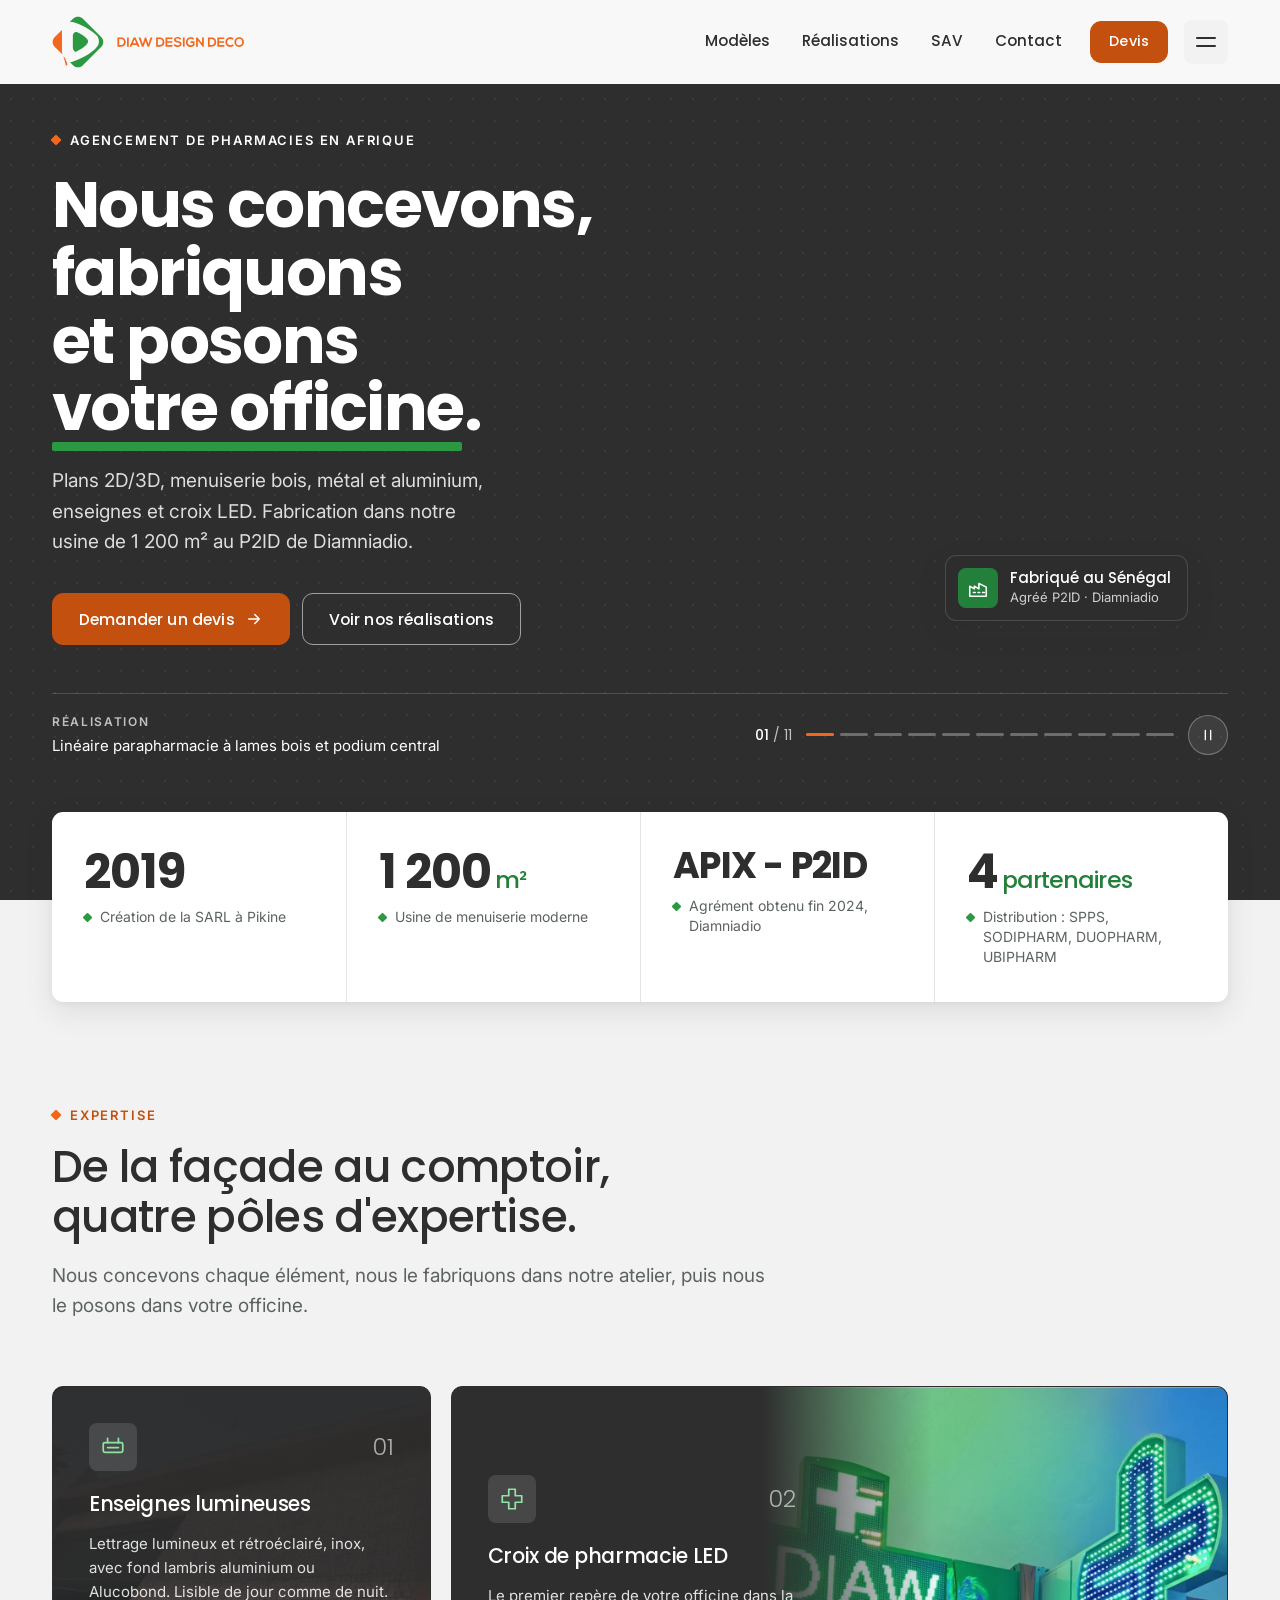
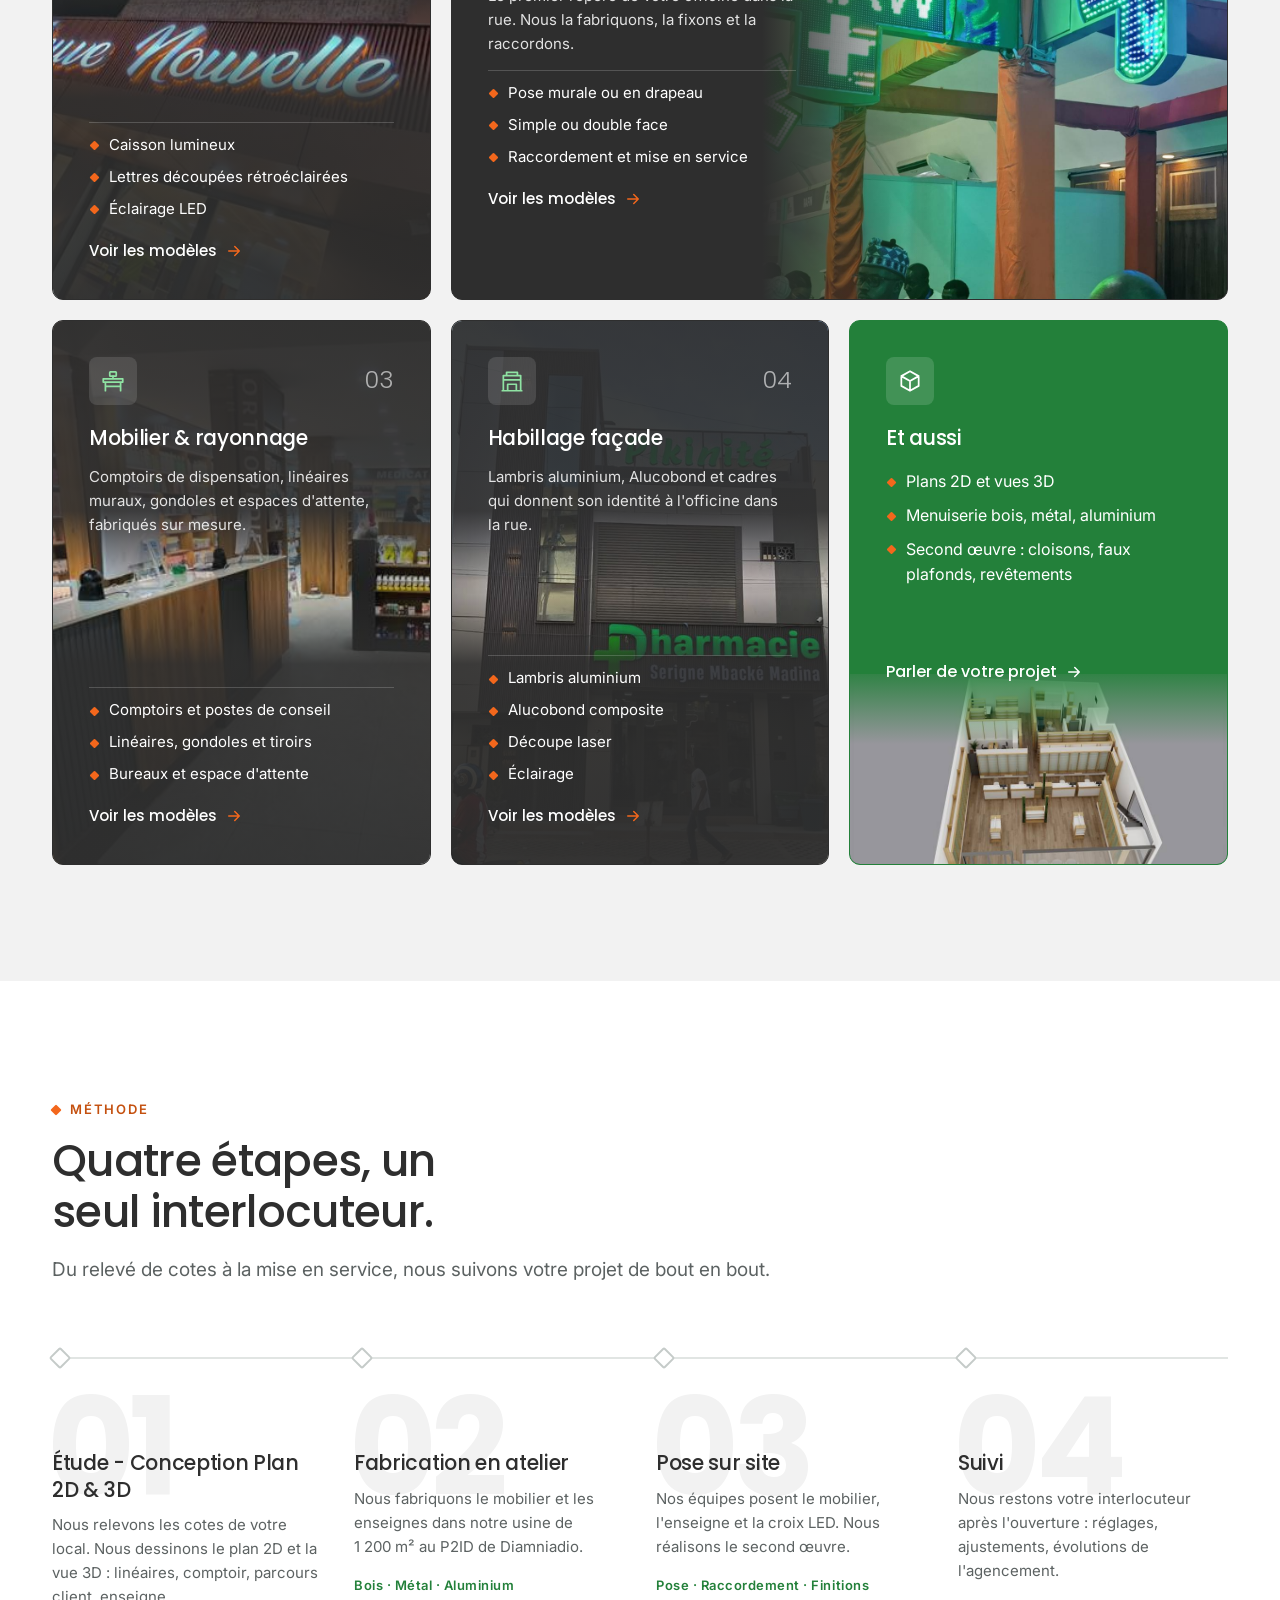
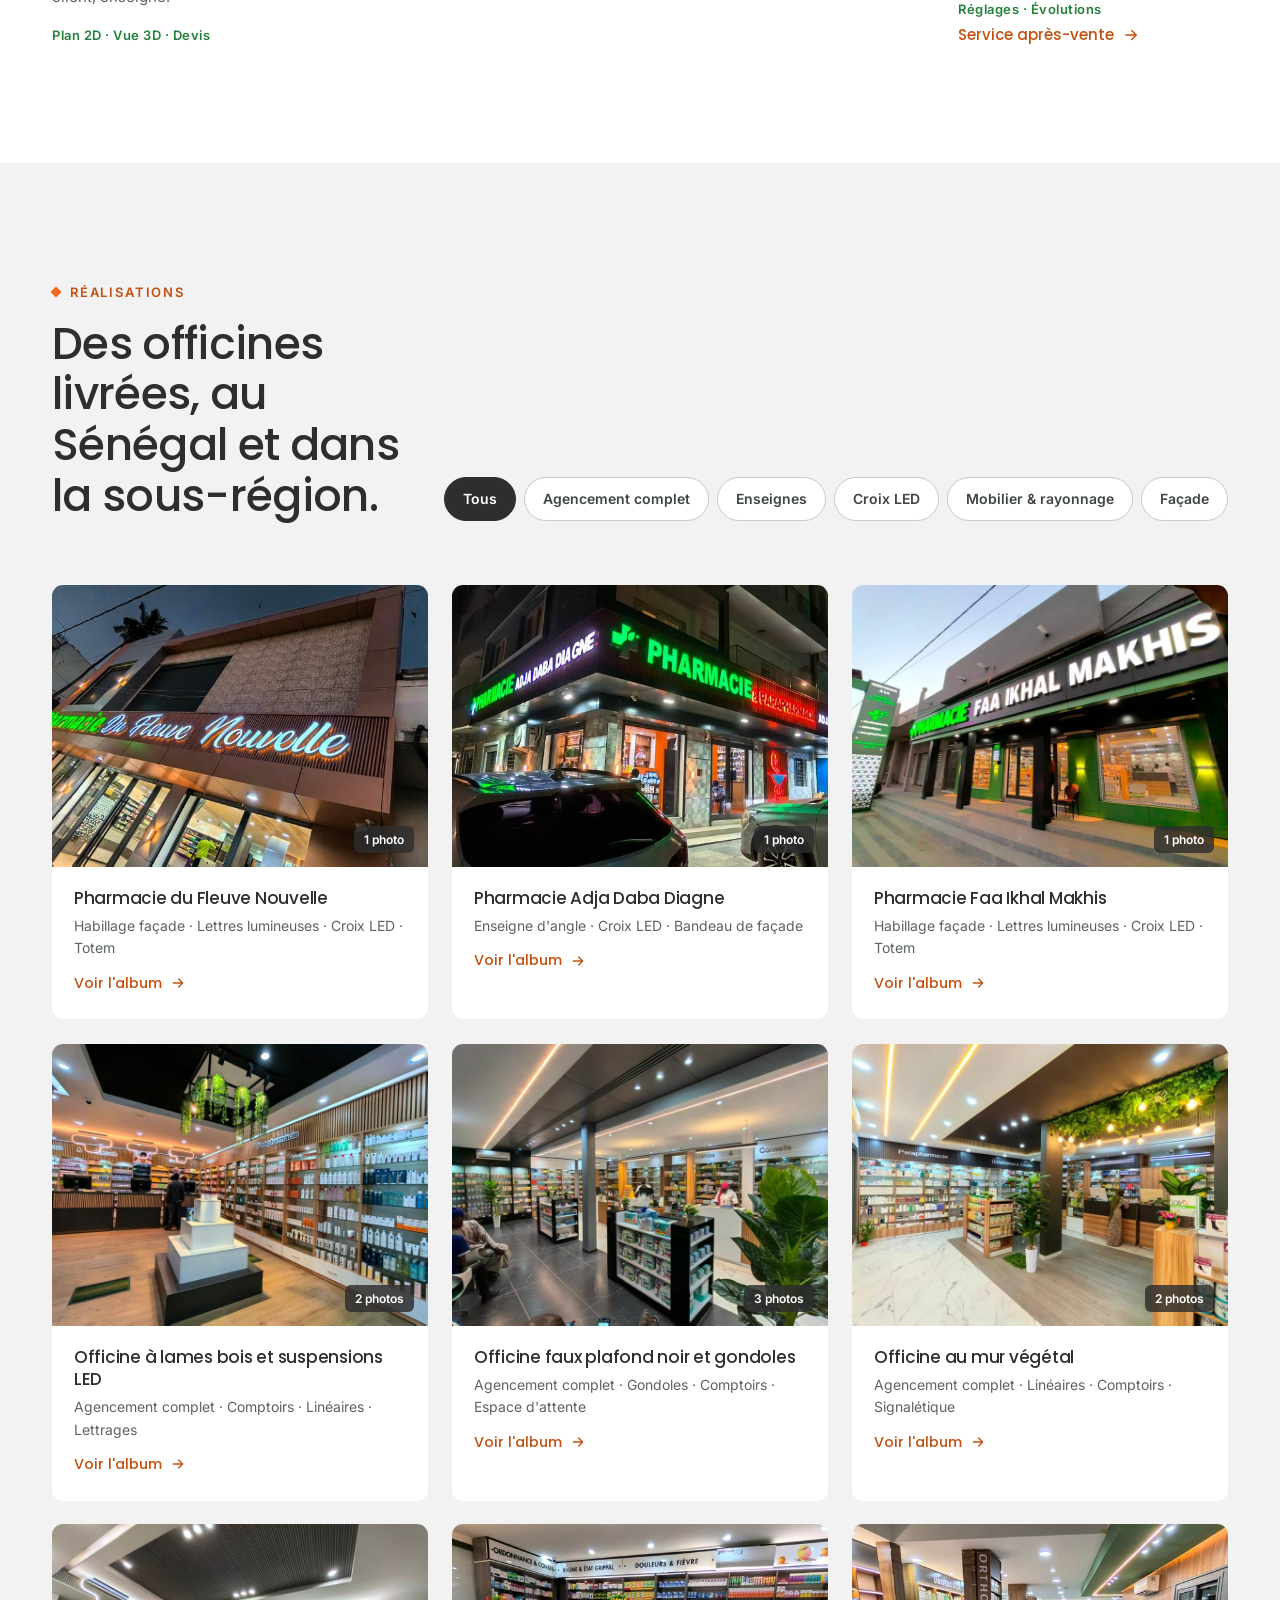
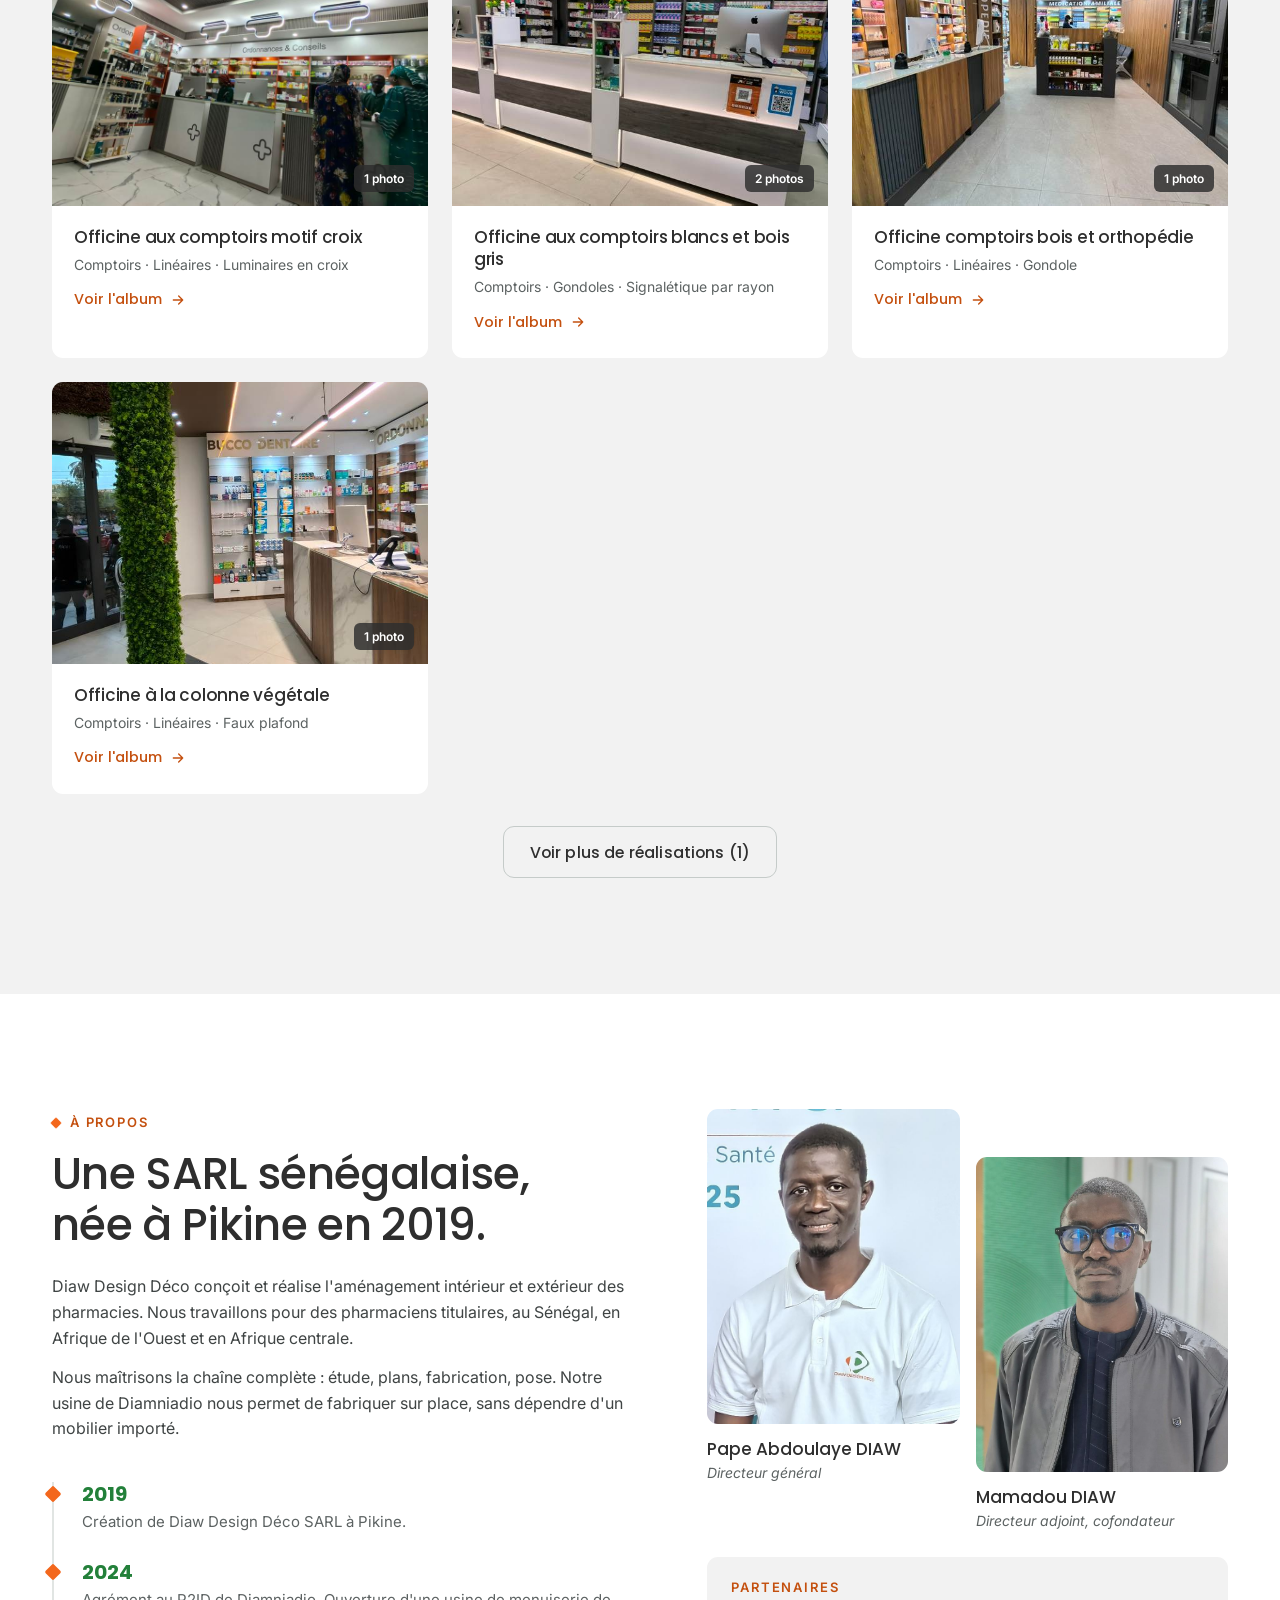
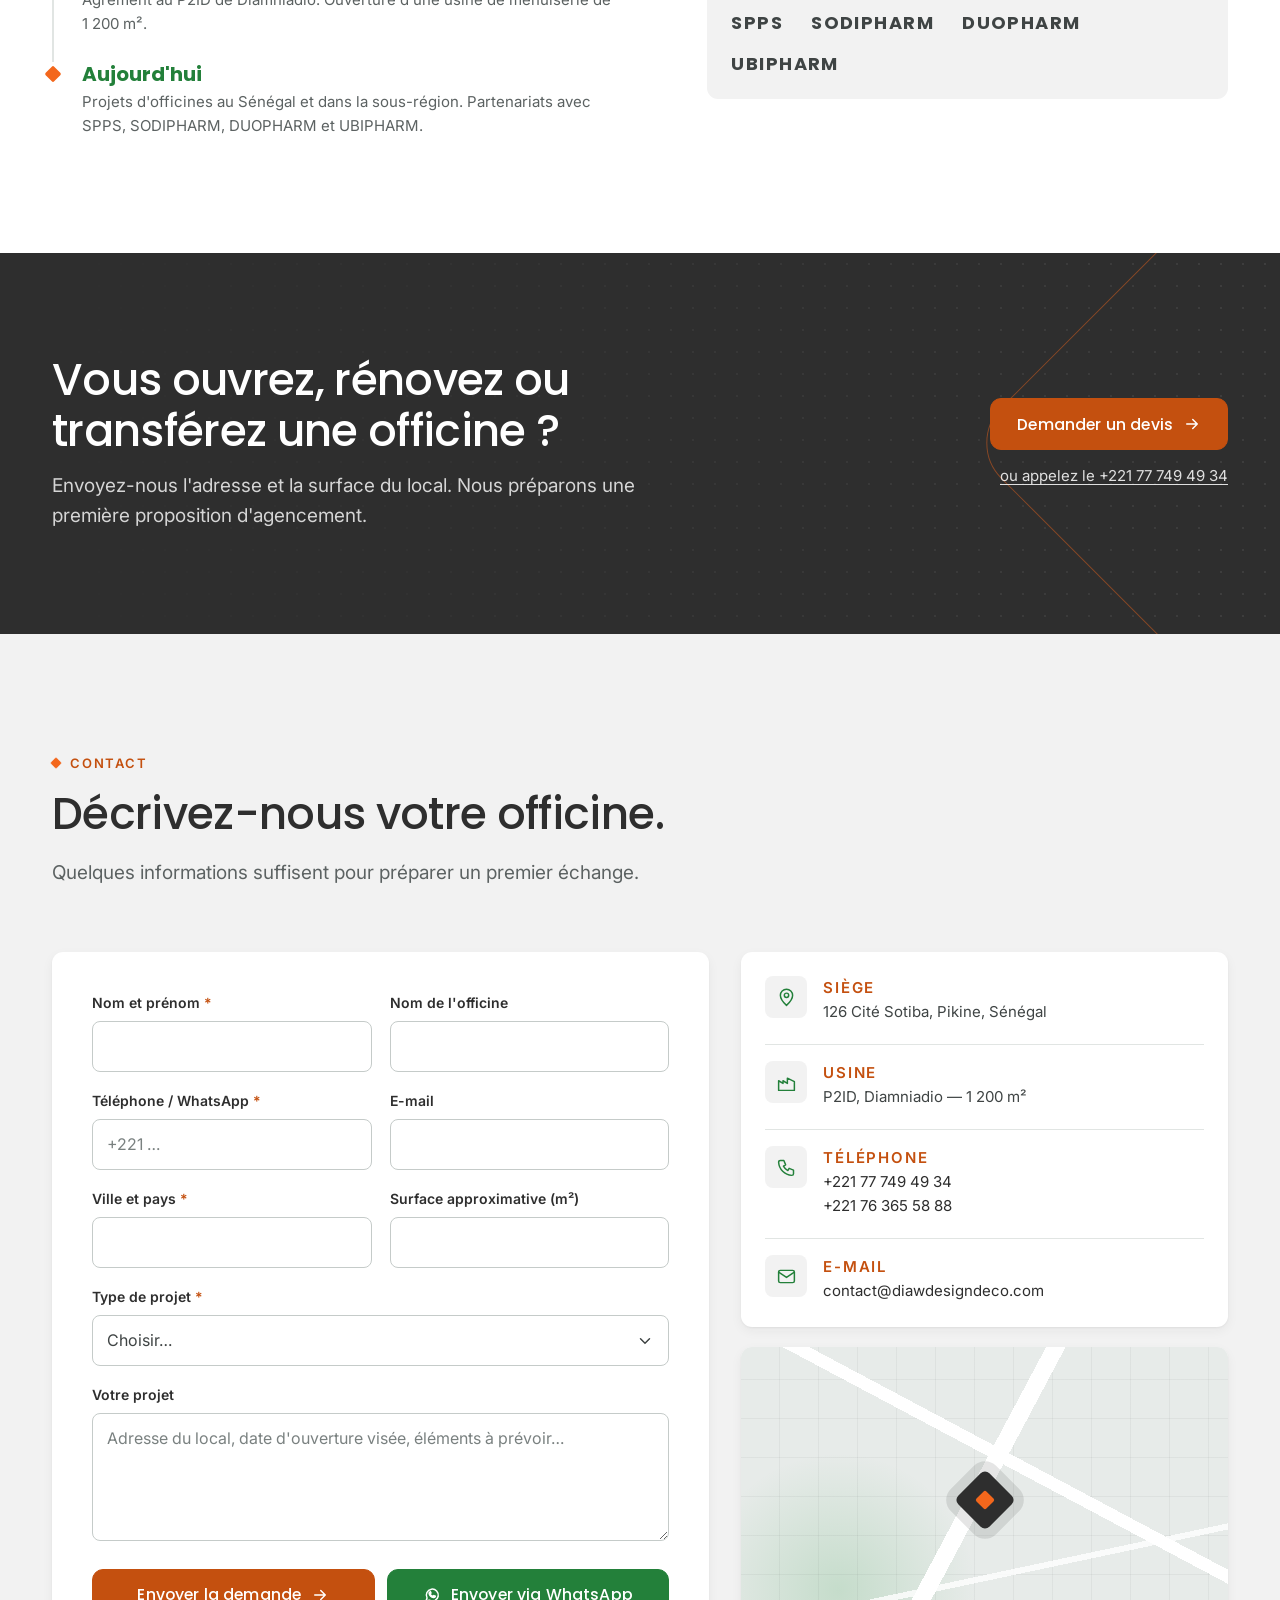
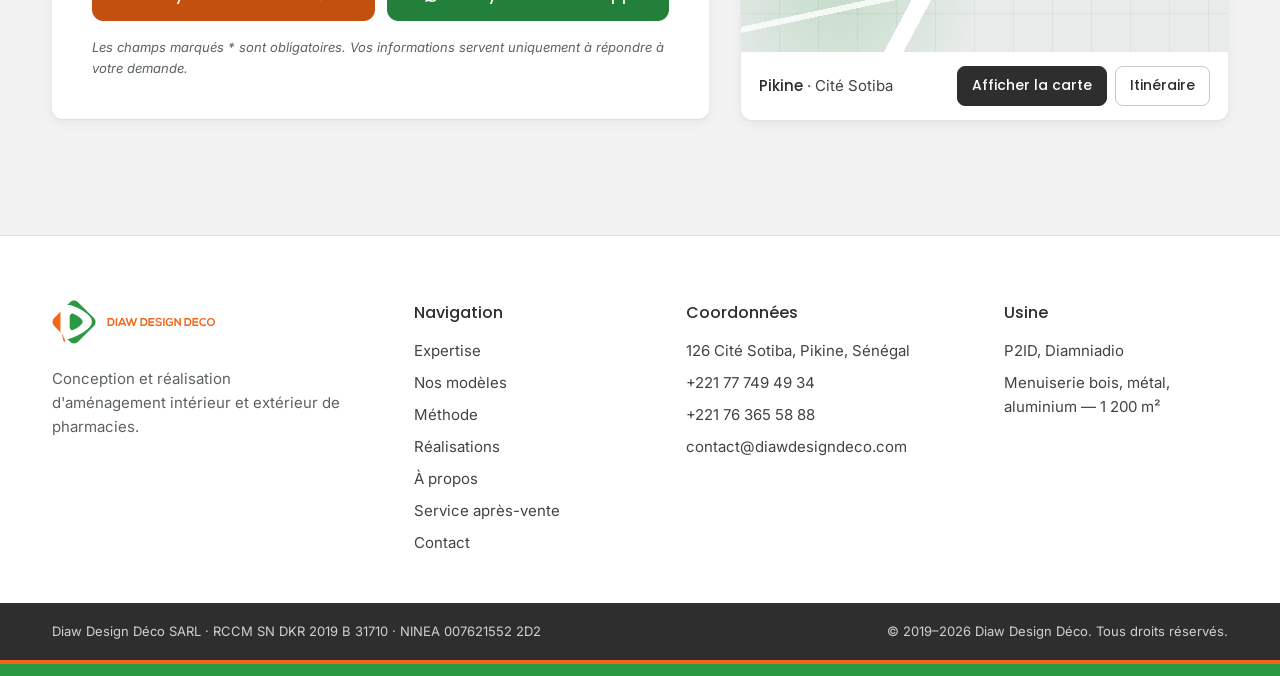
<file: index.html>
<!doctype html>
<html lang="fr">
<head>
  <meta charset="utf-8">
  <meta name="viewport" content="width=device-width, initial-scale=1">
  <title>Diaw Design Déco — Agencement de pharmacies au Sénégal</title>
  <meta name="description" content="Conception, fabrication et pose d'agencements de pharmacies : enseignes lumineuses, croix LED, rayonnage, comptoirs et mobilier. Usine de 1 200 m² au P2ID de Diamniadio.">
  <meta name="theme-color" content="#2E2E2E">
  <meta property="og:type" content="website">
  <meta property="og:locale" content="fr_SN">
  <meta property="og:title" content="Diaw Design Déco — Agencement de pharmacies">
  <meta property="og:description" content="Nous concevons, fabriquons et posons votre officine. Usine de 1 200 m² au P2ID de Diamniadio.">
  <meta property="og:image" content="assets/img/og-image.jpg">
  <link rel="icon" href="assets/img/logo/symbole.svg" type="image/svg+xml">

  <link rel="preconnect" href="https://fonts.googleapis.com">
  <link rel="preconnect" href="https://fonts.gstatic.com" crossorigin>
  <link rel="stylesheet" href="https://fonts.googleapis.com/css2?family=Inter:ital,wght@0,400;0,600;0,700;1,400&family=Poppins:wght@300;400;500;700&display=swap">
  <link rel="preload" as="image" href="assets/img/realisations/parapharmacie-podium-2-l.jpg" imagesrcset="assets/img/realisations/parapharmacie-podium-2-s.jpg 800w, assets/img/realisations/parapharmacie-podium-2-l.jpg 1600w" imagesizes="100vw" fetchpriority="high">
  <link rel="stylesheet" href="assets/css/main.css?v=20261021f">

  <script type="application/ld+json">
  {
    "@context": "https://schema.org",
    "@type": "LocalBusiness",
    "name": "Diaw Design Déco SARL",
    "description": "Conception et réalisation d'aménagement intérieur et extérieur de pharmacies.",
    "foundingDate": "2019",
    "email": "contact@diawdesigndeco.com",
    "telephone": ["+221777494934", "+221763655888"],
    "address": {
      "@type": "PostalAddress",
      "streetAddress": "126 Cité Sotiba",
      "addressLocality": "Pikine",
      "addressCountry": "SN"
    },
    "areaServed": ["Sénégal", "Afrique de l'Ouest", "Afrique centrale"]
  }
  </script>
</head>
<body>
  <a class="skip-link" href="#contenu">Aller au contenu</a>

  <!-- ============ HEADER ============ -->
  <header class="site-header">
    <div class="container header__inner">
      <a class="brand" href="#accueil" aria-label="Diaw Design Déco, retour en haut de page">
        <!-- LOGO : déposer la version « enseigne » en PNG transparent à ce chemin -->
        <img src="assets/img/logo/logo.svg" alt="Diaw Design Déco" width="178" height="48" onerror="this.parentNode.classList.add('is-missing')">
      </a>
      <nav class="header__nav" aria-label="Navigation principale">
        <a href="modeles.html">Modèles</a>
        <a href="#realisations">Réalisations</a>
        <a href="sav.html">SAV</a>
        <a href="#contact">Contact</a>
      </nav>
      <a class="btn btn--primary btn--sm header__cta" href="#contact">Devis</a>
      <button class="burger" type="button" aria-expanded="false" aria-controls="menu" aria-label="Ouvrir le menu">
        <span></span><span></span>
      </button>
    </div>
  </header>

  <div class="menu" id="menu" inert>
    <div class="container menu__inner">
      <nav aria-label="Menu complet">
        <ol class="menu__list">
          <li><a href="#expertise"><span>01</span>Expertise</a></li>
          <li><a href="modeles.html"><span>02</span>Nos modèles</a></li>
          <li><a href="#process"><span>03</span>Méthode</a></li>
          <li><a href="#realisations"><span>04</span>Réalisations</a></li>
          <li><a href="#a-propos"><span>05</span>À propos</a></li>
          <li><a href="sav.html"><span>06</span>Service après-vente</a></li>
          <li><a href="#contact"><span>07</span>Contact</a></li>
        </ol>
      </nav>
      <div class="menu__aside">
        <p class="menu__label">Nous joindre</p>
        <a href="tel:+221777494934">+221 77 749 49 34</a>
        <a href="tel:+221763655888">+221 76 365 58 88</a>
        <a href="mailto:contact@diawdesigndeco.com">contact@diawdesigndeco.com</a>
      </div>
    </div>
  </div>

  <main id="contenu">

    <!-- ============ 1. HERO ============ -->
    <section class="hero" id="accueil" aria-labelledby="hero-title">
      <!-- Fond : diaporama de nos réalisations (fondu + zoom lent). 1re image chargée tout de suite, les suivantes après le chargement de la page. -->
      <div class="hero__slides" aria-hidden="true">
        <figure class="hero__slide is-active" data-caption="Linéaire parapharmacie à lames bois et podium central">
          <img src="assets/img/realisations/parapharmacie-podium-2-l.jpg" srcset="assets/img/realisations/parapharmacie-podium-2-s.jpg 800w, assets/img/realisations/parapharmacie-podium-2-l.jpg 1600w" sizes="100vw" alt="" width="1600" height="1200" fetchpriority="high" decoding="async">
        </figure>
        <figure class="hero__slide" data-caption="Pharmacie du Fleuve Nouvelle — habillage de façade, lettres lumineuses et croix LED">
          <img data-src="assets/img/realisations/facade-fleuve-nouvelle-l.jpg" data-srcset="assets/img/realisations/facade-fleuve-nouvelle-s.jpg 800w, assets/img/realisations/facade-fleuve-nouvelle-l.jpg 1600w" sizes="100vw" alt="" width="1600" height="902" decoding="async">
        </figure>
        <figure class="hero__slide" data-caption="Comptoirs blancs à bandeau bois et signalétique par rayon">
          <img data-src="assets/img/realisations/comptoirs-blancs-signaletique-l.jpg" data-srcset="assets/img/realisations/comptoirs-blancs-signaletique-s.jpg 800w, assets/img/realisations/comptoirs-blancs-signaletique-l.jpg 1600w" sizes="100vw" alt="" width="1600" height="902" decoding="async">
        </figure>
        <figure class="hero__slide" data-caption="Pharmacie Adja Daba Diagne — enseigne d&#39;angle et croix LED">
          <img data-src="assets/img/realisations/facade-adja-daba-diagne-l.jpg" data-srcset="assets/img/realisations/facade-adja-daba-diagne-s.jpg 800w, assets/img/realisations/facade-adja-daba-diagne-l.jpg 1600w" sizes="100vw" alt="" width="1600" height="902" decoding="async">
        </figure>
        <figure class="hero__slide" data-caption="Comptoirs bois, colonne Orthopédie et linéaires muraux">
          <img data-src="assets/img/realisations/comptoirs-bois-orthopedie-l.jpg" data-srcset="assets/img/realisations/comptoirs-bois-orthopedie-s.jpg 800w, assets/img/realisations/comptoirs-bois-orthopedie-l.jpg 1600w" sizes="100vw" alt="" width="1600" height="902" decoding="async">
        </figure>
        <figure class="hero__slide" data-caption="Colonne végétale, linéaire bucco-dentaire et comptoir bois et marbre">
          <img data-src="assets/img/realisations/colonne-vegetale-comptoir-l.jpg" data-srcset="assets/img/realisations/colonne-vegetale-comptoir-s.jpg 700w, assets/img/realisations/colonne-vegetale-comptoir-l.jpg 1000w" sizes="100vw" alt="" width="1000" height="1775" decoding="async">
        </figure>
        <figure class="hero__slide" data-caption="Linéaires bois, comptoirs et faux plafond noir">
          <img data-src="assets/img/realisations/lineaires-faux-plafond-noir-l.jpg" data-srcset="assets/img/realisations/lineaires-faux-plafond-noir-s.jpg 800w, assets/img/realisations/lineaires-faux-plafond-noir-l.jpg 1080w" sizes="100vw" alt="" width="1080" height="810" decoding="async">
        </figure>
        <figure class="hero__slide" data-caption="Comptoirs blancs, luminaires suspendus et gondole bucco-dentaire">
          <img data-src="assets/img/realisations/comptoirs-blancs-gondole-l.jpg" data-srcset="assets/img/realisations/comptoirs-blancs-gondole-s.jpg 800w, assets/img/realisations/comptoirs-blancs-gondole-l.jpg 1600w" sizes="100vw" alt="" width="1600" height="902" decoding="async">
        </figure>
        <figure class="hero__slide" data-caption="Comptoirs à motif croix et luminaires en croix">
          <img data-src="assets/img/realisations/comptoirs-motif-croix-l.jpg" data-srcset="assets/img/realisations/comptoirs-motif-croix-s.jpg 800w, assets/img/realisations/comptoirs-motif-croix-l.jpg 1600w" sizes="100vw" alt="" width="1600" height="1200" decoding="async">
        </figure>
        <figure class="hero__slide" data-caption="Linéaires bois et verre, comptoirs et plafond lumineux, avant mise en rayon">
          <img data-src="assets/img/realisations/lineaires-bois-verre-l.jpg" data-srcset="assets/img/realisations/lineaires-bois-verre-s.jpg 700w, assets/img/realisations/lineaires-bois-verre-l.jpg 1000w" sizes="100vw" alt="" width="1000" height="1775" decoding="async">
        </figure>
        <figure class="hero__slide" data-caption="Gondoles, comptoirs et espace d&#39;attente">
          <img data-src="assets/img/realisations/gondoles-attente-2-l.jpg" data-srcset="assets/img/realisations/gondoles-attente-2-s.jpg 800w, assets/img/realisations/gondoles-attente-2-l.jpg 1080w" sizes="100vw" alt="" width="1080" height="810" decoding="async">
        </figure>
      </div>
      <div class="hero__veil" aria-hidden="true"></div>

      <div class="container hero__grid">
        <div class="hero__content">
          <p class="eyebrow eyebrow--light rise"><span class="lozenge" aria-hidden="true"></span>Agencement de pharmacies en Afrique</p>
          <h1 class="hero__title rise" id="hero-title" style="--d:.08s">Nous concevons, fabriquons et posons <span class="hl">votre officine.</span></h1>
          <p class="hero__lead rise" style="--d:.16s">Plans 2D/3D, menuiserie bois, métal et aluminium, enseignes et croix LED. Fabrication dans notre usine de 1&nbsp;200&nbsp;m² au P2ID de Diamniadio.</p>
          <div class="hero__ctas rise" style="--d:.24s">
            <a class="btn btn--primary" href="#contact">Demander un devis
              <svg class="btn__icon" viewBox="0 0 24 24" aria-hidden="true"><path d="M5 12h14M13 6l6 6-6 6"/></svg>
            </a>
            <a class="btn btn--outline-light" href="#realisations">Voir nos réalisations</a>
          </div>
        </div>

        <div class="hero__aside">
          <div class="trust-badge">
            <span class="trust-badge__icon" aria-hidden="true">
              <svg viewBox="0 0 24 24"><path d="M3 21V10l5 3V10l5 3V7l8 4v10z"/><path d="M7 17h2M12 17h2M17 17h2"/></svg>
            </span>
            <span><strong>Fabriqué au Sénégal</strong><span>Agréé P2ID · Diamniadio</span></span>
          </div>
        </div>

        <div class="hero__slider" role="group" aria-label="Diaporama de nos réalisations">
          <p class="hero__caption">
            <span class="hero__caption-label">Réalisation</span>
            <span class="hero__caption-text" data-slide-caption>Linéaire parapharmacie à lames bois et podium central</span>
          </p>
          <div class="hero__controls">
            <span class="hero__count" aria-hidden="true"><b data-slide-index>01</b> / <span data-slide-total>11</span></span>
            <div class="hero__dots" data-slide-dots></div>
            <button class="hero__pause" type="button" data-slide-pause aria-label="Mettre le diaporama en pause">
              <svg viewBox="0 0 24 24" aria-hidden="true"><path class="i-pause" d="M8 5v14M16 5v14"/><path class="i-play" d="M7 5l12 7-12 7z"/></svg>
            </button>
          </div>
        </div>
      </div>
    </section>

    <!-- ============ 2. STATS ============ -->
    <section class="stats" id="chiffres" aria-label="Chiffres clés">
      <div class="container">
        <div class="stats__card">
          <div class="stat reveal">
            <p class="stat__value"><span data-count="2019" data-from="2009">2019</span></p>
            <p class="stat__label">Création de la SARL à Pikine</p>
          </div>
          <div class="stat reveal" style="--d:.08s">
            <p class="stat__value"><span data-count="1200" data-format="fr">1&nbsp;200</span><small>m²</small></p>
            <p class="stat__label">Usine de menuiserie moderne</p>
          </div>
          <div class="stat reveal" style="--d:.16s">
            <p class="stat__value stat__value--mid">APIX - P2ID</p>
            <p class="stat__label">Agrément obtenu fin 2024, Diamniadio</p>
          </div>
          <div class="stat reveal" style="--d:.24s">
            <p class="stat__value">4<small>partenaires</small></p>
            <p class="stat__label">Distribution : SPPS, SODIPHARM, DUOPHARM, UBIPHARM</p>
          </div>
        </div>
      </div>
    </section>

    <!-- ============ 3. EXPERTISE ============ -->
    <section class="section section--gray" id="expertise" aria-labelledby="expertise-title">
      <div class="container">
        <header class="section__head reveal">
          <p class="eyebrow"><span class="lozenge" aria-hidden="true"></span>Expertise</p>
          <h2 id="expertise-title">De la façade au comptoir, quatre pôles d'expertise.</h2>
          <p class="section__lead">Nous concevons chaque élément, nous le fabriquons dans notre atelier, puis nous le posons dans votre officine.</p>
        </header>

        <div class="bento">
          <article class="card card--photo reveal" id="pole-enseignes">
            <div class="card__top">
              <span class="card__icon" aria-hidden="true"><svg viewBox="0 0 24 24"><rect x="3" y="8" width="18" height="9" rx="1.5"/><path d="M7 8V4M17 8V4M7 12.5h10"/></svg></span>
              <span class="card__num">01</span>
            </div>
            <h3>Enseignes lumineuses</h3>
            <p>Lettrage lumineux et rétroéclairé, inox, avec fond lambris aluminium ou Alucobond. Lisible de jour comme de nuit.</p>
            <div class="card--photo__visual" aria-hidden="true"></div>
            <ul class="lozenge-list">
              <li>Caisson lumineux</li>
              <li>Lettres découpées rétroéclairées</li>
              <li>Éclairage LED</li>
            </ul>
            <a class="card__models" href="modeles.html#enseignes">Voir les modèles<svg viewBox="0 0 24 24" aria-hidden="true"><path d="M5 12h14M13 6l6 6-6 6"/></svg></a>
            <img class="card--photo__bg" src="assets/img/realisations/facade-fleuve-nouvelle-s.jpg" srcset="assets/img/realisations/facade-fleuve-nouvelle-s.jpg 800w, assets/img/realisations/facade-fleuve-nouvelle-l.jpg 1600w" sizes="(min-width: 1100px) 33vw, 100vw" alt="Lettres lumineuses rétroéclairées de la Pharmacie du Fleuve Nouvelle" width="1600" height="902" loading="lazy" decoding="async">
          </article>

          <article class="card card--led reveal" id="pole-croix" style="--d:.08s">
            <div class="card--led__text">
              <div class="card__top">
                <span class="card__icon" aria-hidden="true"><svg viewBox="0 0 24 24"><path d="M9 3h6v6h6v6h-6v6H9v-6H3V9h6z"/></svg></span>
                <span class="card__num">02</span>
              </div>
              <h3>Croix de pharmacie LED</h3>
              <p>Le premier repère de votre officine dans la rue. Nous la fabriquons, la fixons et la raccordons.</p>
              <ul class="lozenge-list">
                <li>Pose murale ou en drapeau</li>
                <li>Simple ou double face</li>
                <li>Raccordement et mise en service</li>
              </ul>
            <a class="card__models" href="modeles.html#croix">Voir les modèles<svg viewBox="0 0 24 24" aria-hidden="true"><path d="M5 12h14M13 6l6 6-6 6"/></svg></a>
            </div>
            <img class="card--led__bg" src="assets/img/realisations/croix-led-stand-s.jpg" srcset="assets/img/realisations/croix-led-stand-s.jpg 800w, assets/img/realisations/croix-led-stand-l.jpg 1600w" sizes="(min-width: 1100px) 66vw, 100vw" alt="Croix de pharmacie LED Diaw Design Déco exposées sur un stand" width="1600" height="1212" loading="lazy" decoding="async">
            <div class="card--led__visual" aria-hidden="true"></div>
          </article>

          <article class="card card--photo reveal" id="pole-mobilier">
            <div class="card__top">
              <span class="card__icon" aria-hidden="true"><svg viewBox="0 0 24 24"><rect x="9" y="3.5" width="6" height="4" rx=".6"/><path d="M12 7.5V10M3 10h18v3H3zM5 13v8M19 13v8M5 17h14"/></svg></span>
              <span class="card__num">03</span>
            </div>
            <h3>Mobilier &amp; rayonnage</h3>
            <p>Comptoirs de dispensation, linéaires muraux, gondoles et espaces d'attente, fabriqués sur mesure.</p>
            <div class="card--photo__visual" aria-hidden="true"></div>
            <ul class="lozenge-list">
              <li>Comptoirs et postes de conseil</li>
              <li>Linéaires, gondoles et tiroirs</li>
              <li>Bureaux et espace d'attente</li>
            </ul>
            <a class="card__models" href="modeles.html#mobilier">Voir les modèles<svg viewBox="0 0 24 24" aria-hidden="true"><path d="M5 12h14M13 6l6 6-6 6"/></svg></a>
            <img class="card--photo__bg" src="assets/img/realisations/comptoirs-bois-orthopedie-s.jpg" srcset="assets/img/realisations/comptoirs-bois-orthopedie-s.jpg 800w, assets/img/realisations/comptoirs-bois-orthopedie-l.jpg 1600w" sizes="(min-width: 1100px) 33vw, 100vw" alt="Comptoirs bois et linéaires muraux fabriqués par Diaw Design Déco" width="1600" height="902" loading="lazy" decoding="async">
          </article>

          <article class="card card--photo reveal" style="--d:.08s" id="pole-facade">
            <div class="card__top">
              <span class="card__icon" aria-hidden="true"><svg viewBox="0 0 24 24"><path d="M3 21h18M4 21V7h16v14M4 11h16M8 21v-6h8v6M7 7V4h10v3"/></svg></span>
              <span class="card__num">04</span>
            </div>
            <h3>Habillage façade</h3>
            <p>Lambris aluminium, Alucobond et cadres qui donnent son identité à l'officine dans la rue.</p>
            <div class="card--photo__visual" aria-hidden="true"></div>
            <ul class="lozenge-list">
              <li>Lambris aluminium</li>
              <li>Alucobond composite</li>
              <li>Découpe laser</li>
              <li>Éclairage</li>
            </ul>
            <a class="card__models" href="modeles.html#facade">Voir les modèles<svg viewBox="0 0 24 24" aria-hidden="true"><path d="M5 12h14M13 6l6 6-6 6"/></svg></a>
            <img class="card--photo__bg" src="assets/img/realisations/facade-serigne-mbacke-madina-s.jpg" srcset="assets/img/realisations/facade-serigne-mbacke-madina-s.jpg 700w, assets/img/realisations/facade-serigne-mbacke-madina-l.jpg 1200w" sizes="(min-width: 1100px) 33vw, 100vw" alt="Façade de la Pharmacie Serigne Mbacké Madina habillée par Diaw Design Déco" width="1200" height="1285" loading="lazy" decoding="async">
          </article>

          <article class="card card--more reveal" style="--d:.16s">
            <span class="card__icon" aria-hidden="true"><svg viewBox="0 0 24 24"><path d="M12 3l8 4.5v9L12 21l-8-4.5v-9zM12 12l8-4.5M12 12v9M12 12L4 7.5"/></svg></span>
            <h3>Et aussi</h3>
            <ul class="lozenge-list">
              <li>Plans 2D et vues 3D</li>
              <li>Menuiserie bois, métal, aluminium</li>
              <li>Second œuvre : cloisons, faux plafonds, revêtements</li>
            </ul>
            <a class="card__link" href="#contact">Parler de votre projet
              <svg viewBox="0 0 24 24" aria-hidden="true"><path d="M5 12h14M13 6l6 6-6 6"/></svg>
            </a>
            <img class="card--more__bg" src="assets/img/realisations/plan-3d-officine-s.jpg" srcset="assets/img/realisations/plan-3d-officine-s.jpg 800w, assets/img/realisations/plan-3d-officine-l.jpg 1600w" sizes="(min-width: 1100px) 33vw, 100vw" alt="Vue 3D d'un agencement d'officine conçu par Diaw Design Déco" width="1600" height="1200" loading="lazy" decoding="async">
            <div class="card--more__visual" aria-hidden="true"></div>
          </article>
        </div>
      </div>
    </section>

    <!-- ============ 4. PROCESS ============ -->
    <section class="section" id="process" aria-labelledby="process-title">
      <div class="container">
        <header class="section__head reveal">
          <p class="eyebrow"><span class="lozenge" aria-hidden="true"></span>Méthode</p>
          <h2 id="process-title">Quatre étapes, un seul interlocuteur.</h2>
          <p class="section__lead">Du relevé de cotes à la mise en service, nous suivons votre projet de bout en bout.</p>
        </header>

        <div class="steps-wrap">
        <div class="steps__track" aria-hidden="true"><span class="steps__fill"></span></div>
        <ol class="steps">
          <li class="step reveal">
            <span class="step__ghost" aria-hidden="true">01</span>
            <span class="step__marker" aria-hidden="true"></span>
            <h3>Étude - Conception Plan 2D &amp; 3D</h3>
            <p>Nous relevons les cotes de votre local. Nous dessinons le plan 2D et la vue 3D : linéaires, comptoir, parcours client, enseigne.</p>
            <p class="step__meta">Plan 2D · Vue 3D · Devis</p>
            <!-- DÉLAI À COMPLÉTER : <p class="step__time">X jours</p> -->
          </li>
          <li class="step reveal" style="--d:.1s">
            <span class="step__ghost" aria-hidden="true">02</span>
            <span class="step__marker" aria-hidden="true"></span>
            <h3>Fabrication en atelier</h3>
            <p>Nous fabriquons le mobilier et les enseignes dans notre usine de 1&nbsp;200&nbsp;m² au P2ID de Diamniadio.</p>
            <p class="step__meta">Bois · Métal · Aluminium</p>
          </li>
          <li class="step reveal" style="--d:.2s">
            <span class="step__ghost" aria-hidden="true">03</span>
            <span class="step__marker" aria-hidden="true"></span>
            <h3>Pose sur site</h3>
            <p>Nos équipes posent le mobilier, l'enseigne et la croix LED. Nous réalisons le second œuvre.</p>
            <p class="step__meta">Pose · Raccordement · Finitions</p>
          </li>
          <li class="step reveal" style="--d:.3s">
            <span class="step__ghost" aria-hidden="true">04</span>
            <span class="step__marker" aria-hidden="true"></span>
            <h3>Suivi</h3>
            <p>Nous restons votre interlocuteur après l'ouverture : réglages, ajustements, évolutions de l'agencement.</p>
            <p class="step__meta">Réglages · Évolutions</p>
            <a class="card__models" href="sav.html">Service après-vente<svg viewBox="0 0 24 24" aria-hidden="true"><path d="M5 12h14M13 6l6 6-6 6"/></svg></a>
          </li>
        </ol>
        </div>
      </div>
    </section>

    <!-- ============ 5. RÉALISATIONS ============ -->
    <section class="section section--gray" id="realisations" aria-labelledby="realisations-title">
      <div class="container">
        <header class="section__head section__head--split reveal">
          <div>
            <p class="eyebrow"><span class="lozenge" aria-hidden="true"></span>Réalisations</p>
            <h2 id="realisations-title">Des officines livrées, au Sénégal et dans la sous-région.</h2>
          </div>
          <div class="filters" role="group" aria-label="Filtrer les réalisations">
            <button class="chip" type="button" data-filter="all" aria-pressed="true">Tous</button>
            <button class="chip" type="button" data-filter="complet" aria-pressed="false">Agencement complet</button>
            <button class="chip" type="button" data-filter="enseigne" aria-pressed="false">Enseignes</button>
            <button class="chip" type="button" data-filter="croix" aria-pressed="false">Croix LED</button>
            <button class="chip" type="button" data-filter="mobilier" aria-pressed="false">Mobilier &amp; rayonnage</button>
            <button class="chip" type="button" data-filter="facade" aria-pressed="false">Façade</button>
          </div>
        </header>
        <p class="sr-only" aria-live="polite" data-project-count></p>

        <!-- Galerie générée depuis assets/js/realisations-data.js (10 références au plus par filtre) -->
        <ul class="projects" data-projects></ul>
        <div class="projects__more">
          <button class="btn btn--outline-dark" type="button" data-projects-more hidden>Voir plus de réalisations</button>
        </div>
        <noscript><p class="section__lead">Activez JavaScript pour afficher nos réalisations.</p></noscript>
      </div>
    </section>

    <!-- ============ TÉMOIGNAGES ============ -->
    <!-- Contenu : data/temoignages.json (modifiable depuis /admin). Section masquée tant que la liste est vide. -->
    <section class="section testimonials" id="temoignages" aria-labelledby="temoignages-title" hidden data-testimonials>
      <div class="container">
        <header class="section__head reveal">
          <p class="eyebrow"><span class="lozenge" aria-hidden="true"></span>Témoignages</p>
          <h2 id="temoignages-title">Ils nous ont confié leur officine.</h2>
        </header>
        <ul class="testimonials__grid" data-testimonials-list></ul>
      </div>
    </section>

    <!-- ============ 6. À PROPOS ============ -->
    <section class="section" id="a-propos" aria-labelledby="apropos-title">
      <div class="container about">
        <div class="about__text">
          <p class="eyebrow reveal"><span class="lozenge" aria-hidden="true"></span>À propos</p>
          <h2 class="reveal" id="apropos-title">Une SARL sénégalaise, née à Pikine en 2019.</h2>
          <p class="reveal">Diaw Design Déco conçoit et réalise l'aménagement intérieur et extérieur des pharmacies. Nous travaillons pour des pharmaciens titulaires, au Sénégal, en Afrique de l'Ouest et en Afrique centrale.</p>
          <p class="reveal">Nous maîtrisons la chaîne complète : étude, plans, fabrication, pose. Notre usine de Diamniadio nous permet de fabriquer sur place, sans dépendre d'un mobilier importé.</p>

          <ol class="timeline">
            <li class="reveal"><span class="timeline__year">2019</span><p>Création de Diaw Design Déco SARL à Pikine.</p></li>
            <li class="reveal" style="--d:.08s"><span class="timeline__year">2024</span><p>Agrément au P2ID de Diamniadio. Ouverture d'une usine de menuiserie de 1&nbsp;200&nbsp;m².</p></li>
            <li class="reveal" style="--d:.16s"><span class="timeline__year">Aujourd'hui</span><p>Projets d'officines au Sénégal et dans la sous-région. Partenariats avec SPPS, SODIPHARM, DUOPHARM et UBIPHARM.</p></li>
          </ol>
        </div>

        <div class="about__people">
          <figure class="person reveal">
            <!-- PORTRAIT : déposer la photo (JPG 800×1000, < 150 Ko) au chemin ci-dessous -->
            <img src="assets/img/equipe/pape-abdoulaye-diaw.jpg" alt="Pape Abdoulaye DIAW, directeur général de Diaw Design Déco" width="800" height="1000" loading="lazy" decoding="async" onerror="this.onerror=null;this.src='assets/img/placeholders/ph-portrait.svg'">
            <figcaption><strong>Pape Abdoulaye DIAW</strong><span>Directeur général</span></figcaption>
          </figure>
          <figure class="person reveal" style="--d:.1s">
            <!-- PORTRAIT : déposer la photo (JPG 800×1000, < 150 Ko) au chemin ci-dessous -->
            <img src="assets/img/equipe/mamadou-diaw.jpg" alt="Mamadou DIAW, directeur adjoint et cofondateur de Diaw Design Déco" width="800" height="1000" loading="lazy" decoding="async" onerror="this.onerror=null;this.src='assets/img/placeholders/ph-portrait.svg'">
            <figcaption><strong>Mamadou DIAW</strong><span>Directeur adjoint, cofondateur</span></figcaption>
          </figure>
          <div class="partners reveal">
            <p class="partners__label">Partenaires</p>
            <ul>
              <li>SPPS</li>
              <li>SODIPHARM</li>
              <li>DUOPHARM</li>
              <li>UBIPHARM</li>
            </ul>
          </div>
        </div>
      </div>
    </section>

    <!-- ============ CTA ============ -->
    <section class="cta-band" aria-labelledby="cta-title">
      <div class="container cta-band__inner reveal">
        <div>
          <h2 id="cta-title">Vous ouvrez, rénovez ou transférez une officine&nbsp;?</h2>
          <p>Envoyez-nous l'adresse et la surface du local. Nous préparons une première proposition d'agencement.</p>
        </div>
        <div class="cta-band__actions">
          <a class="btn btn--primary" href="#contact">Demander un devis
            <svg class="btn__icon" viewBox="0 0 24 24" aria-hidden="true"><path d="M5 12h14M13 6l6 6-6 6"/></svg>
          </a>
          <a class="cta-band__tel" href="tel:+221777494934">ou appelez le +221 77 749 49 34</a>
        </div>
      </div>
    </section>

    <!-- ============ 7. CONTACT ============ -->
    <section class="section section--gray" id="contact" aria-labelledby="contact-title">
      <div class="container">
        <header class="section__head reveal">
          <p class="eyebrow"><span class="lozenge" aria-hidden="true"></span>Contact</p>
          <h2 id="contact-title">Décrivez-nous votre officine.</h2>
          <p class="section__lead">Quelques informations suffisent pour préparer un premier échange.</p>
        </header>

        <div class="contact">
          <!-- Envoi : Formspree (formulaire mjygqabg, e-mail vers contact@diawdesigndeco.com). Si data-formspree est vidé, repli sur Netlify Forms. -->
          <form class="form reveal" id="devis-form" name="devis" method="POST" action="https://formspree.io/f/mjygqabg" data-netlify="true" netlify-honeypot="bot-field" data-formspree="mjygqabg" novalidate>
            <input type="hidden" name="form-name" value="devis">
            <p class="sr-only"><label>Ne pas remplir <input name="bot-field" tabindex="-1" autocomplete="off"></label><label>Ne pas remplir <input name="_gotcha" tabindex="-1" autocomplete="off"></label></p>
            <input type="hidden" name="_subject" value="Nouvelle demande de devis — site Diaw Design Déco">

            <div class="form__grid">
              <div class="field">
                <label for="f-nom">Nom et prénom <span aria-hidden="true">*</span></label>
                <input id="f-nom" name="nom" type="text" autocomplete="name" required>
                <p class="field__error">Indiquez votre nom.</p>
              </div>
              <div class="field">
                <label for="f-officine">Nom de l'officine</label>
                <input id="f-officine" name="officine" type="text" autocomplete="organization">
              </div>
              <div class="field">
                <label for="f-tel">Téléphone / WhatsApp <span aria-hidden="true">*</span></label>
                <input id="f-tel" name="telephone" type="tel" autocomplete="tel" inputmode="tel" placeholder="+221 …" required pattern="[0-9\+\s\(\)\.\-]{8,}">
                <p class="field__error">Indiquez un numéro valide.</p>
              </div>
              <div class="field">
                <label for="f-email">E-mail</label>
                <input id="f-email" name="email" type="email" autocomplete="email">
                <p class="field__error">Adresse e-mail invalide.</p>
              </div>
              <div class="field">
                <label for="f-ville">Ville et pays <span aria-hidden="true">*</span></label>
                <input id="f-ville" name="ville" type="text" autocomplete="address-level2" required>
                <p class="field__error">Indiquez la ville du projet.</p>
              </div>
              <div class="field">
                <label for="f-surface">Surface approximative (m²)</label>
                <input id="f-surface" name="surface" type="number" min="5" max="5000" inputmode="numeric">
              </div>
              <div class="field field--full">
                <label for="f-type">Type de projet <span aria-hidden="true">*</span></label>
                <select id="f-type" name="type" required>
                  <option value="">Choisir…</option>
                  <option>Création d'officine</option>
                  <option>Rénovation</option>
                  <option>Transfert ou extension</option>
                  <option>Enseigne ou croix LED seule</option>
                  <option>Mobilier ou comptoir seul</option>
                  <option>Habillage de façade</option>
                  <option>Autre</option>
                </select>
                <p class="field__error">Choisissez un type de projet.</p>
              </div>
              <div class="field field--full">
                <label for="f-message">Votre projet</label>
                <textarea id="f-message" name="message" rows="4" placeholder="Adresse du local, date d'ouverture visée, éléments à prévoir…"></textarea>
              </div>
            </div>

            <div class="form__actions">
              <button class="btn btn--primary" type="submit">Envoyer la demande
                <svg class="btn__icon" viewBox="0 0 24 24" aria-hidden="true"><path d="M5 12h14M13 6l6 6-6 6"/></svg>
              </button>
              <button class="btn btn--green" type="button" data-wa>
                <svg class="btn__icon btn__icon--lead" viewBox="0 0 24 24" aria-hidden="true"><path d="M4 20l1.4-4A8 8 0 1 1 8.3 19z"/><path d="M9 9.5c.5 2.2 2.3 4 4.5 4.5l1-1.2 2 .9c-.3 1.2-1.3 1.8-2.5 1.6A7 7 0 0 1 8.2 10c-.2-1.2.4-2.2 1.6-2.5l.9 2z"/></svg>
                Envoyer via WhatsApp
              </button>
            </div>
            <p class="form__note">Les champs marqués * sont obligatoires. Vos informations servent uniquement à répondre à votre demande.</p>
            <div class="form__status" role="status" aria-live="polite"></div>
          </form>

          <!-- Confirmation affichée après l'envoi -->
          <div class="form-done" data-form-done hidden tabindex="-1" role="status">
            <span class="form-done__icon" aria-hidden="true"><svg viewBox="0 0 24 24"><path d="M5 12.5l4.5 4.5L19 7.5"/></svg></span>
            <h3>Merci, votre demande a bien été envoyée.</h3>
            <p>Nous vous contacterons sous 24 heures.</p>
            <button class="btn btn--outline-dark" type="button" data-form-again>Envoyer une autre demande</button>
          </div>

          <aside class="contact__info reveal" style="--d:.1s" aria-label="Coordonnées">
            <ul class="info-list">
              <li>
                <span class="info-list__icon" aria-hidden="true"><svg viewBox="0 0 24 24"><path d="M12 21s-7-6.2-7-11.5a7 7 0 0 1 14 0C19 14.8 12 21 12 21z"/><circle cx="12" cy="9.5" r="2.5"/></svg></span>
                <div><p class="info-list__label">Siège</p><p>126 Cité Sotiba, Pikine, Sénégal</p></div>
              </li>
              <li>
                <span class="info-list__icon" aria-hidden="true"><svg viewBox="0 0 24 24"><path d="M3 21V10l5 3V10l5 3V7l8 4v10z"/></svg></span>
                <div><p class="info-list__label">Usine</p><p>P2ID, Diamniadio — 1&nbsp;200&nbsp;m²</p></div>
              </li>
              <li>
                <span class="info-list__icon" aria-hidden="true"><svg viewBox="0 0 24 24"><path d="M5 4h4l2 5-2.5 1.5a11 11 0 0 0 5 5L15 13l5 2v4a2 2 0 0 1-2 2A16 16 0 0 1 3 6a2 2 0 0 1 2-2z"/></svg></span>
                <div><p class="info-list__label">Téléphone</p><p><a href="tel:+221777494934">+221 77 749 49 34</a><br><a href="tel:+221763655888">+221 76 365 58 88</a></p></div>
              </li>
              <li>
                <span class="info-list__icon" aria-hidden="true"><svg viewBox="0 0 24 24"><rect x="3" y="5" width="18" height="14" rx="2"/><path d="M3 7l9 6 9-6"/></svg></span>
                <div><p class="info-list__label">E-mail</p><p><a href="mailto:contact@diawdesigndeco.com">contact@diawdesigndeco.com</a></p></div>
              </li>
            </ul>

            <!-- Coordonnées GPS approximatives (Pikine) — à confirmer avec la position exacte -->
            <div class="map" data-src="https://www.openstreetmap.org/export/embed.html?bbox=-17.4200%2C14.7400%2C-17.3700%2C14.7700&amp;layer=mapnik&amp;marker=14.7546%2C-17.3930">
              <div class="map__frame">
                <div class="map__facade" aria-hidden="true">
                  <span class="map__pin"><span class="lozenge"></span></span>
                </div>
              </div>
              <div class="map__bar">
                <p><strong>Pikine</strong> · Cité Sotiba</p>
                <div class="map__actions">
                  <button class="map__btn" type="button" data-load-map>Afficher la carte</button>
                  <a class="map__btn map__btn--ghost" href="https://www.google.com/maps/search/?api=1&amp;query=126+Cit%C3%A9+Sotiba+Pikine+S%C3%A9n%C3%A9gal" target="_blank" rel="noopener">Itinéraire</a>
                </div>
              </div>
            </div>
          </aside>
        </div>
      </div>
    </section>
  </main>

  <!-- ============ 8. FOOTER ============ -->
  <footer class="site-footer">
    <div class="container footer__grid">
      <div class="footer__brand">
        <a class="brand brand--footer" href="#accueil" aria-label="Diaw Design Déco, retour en haut de page">
          <!-- LOGO : déposer la version horizontale en PNG transparent à ce chemin -->
          <img src="assets/img/logo/logo.svg" alt="Diaw Design Déco" width="163" height="44" loading="lazy" onerror="this.parentNode.classList.add('is-missing')">
        </a>
        <p>Conception et réalisation d'aménagement intérieur et extérieur de pharmacies.</p>
      </div>
      <nav class="footer__col" aria-label="Plan du site">
        <p class="footer__title">Navigation</p>
        <a href="#expertise">Expertise</a>
        <a href="modeles.html">Nos modèles</a>
        <a href="#process">Méthode</a>
        <a href="#realisations">Réalisations</a>
        <a href="#a-propos">À propos</a>
        <a href="sav.html">Service après-vente</a>
        <a href="#contact">Contact</a>
      </nav>
      <div class="footer__col">
        <p class="footer__title">Coordonnées</p>
        <p>126 Cité Sotiba, Pikine, Sénégal</p>
        <a href="tel:+221777494934">+221 77 749 49 34</a>
        <a href="tel:+221763655888">+221 76 365 58 88</a>
        <a href="mailto:contact@diawdesigndeco.com">contact@diawdesigndeco.com</a>
      </div>
      <div class="footer__col">
        <p class="footer__title">Usine</p>
        <p>P2ID, Diamniadio</p>
        <p>Menuiserie bois, métal, aluminium — 1&nbsp;200&nbsp;m²</p>
      </div>
    </div>
    <div class="footer__legal">
      <div class="container footer__legal-inner">
        <p>Diaw Design Déco SARL · RCCM SN DKR 2019 B 31710 · NINEA 007621552 2D2</p>
        <p>© 2019–<span data-year>2026</span> Diaw Design Déco. Tous droits réservés.</p>
      </div>
    </div>
    <div class="signature" aria-hidden="true"></div>
  </footer>

  <a class="fab-wa" href="https://wa.me/221777494934?text=Bonjour%20Diaw%20Design%20D%C3%A9co%2C%20je%20souhaite%20un%20devis%20pour%20mon%20officine." target="_blank" rel="noopener" aria-label="Écrire sur WhatsApp au +221 77 749 49 34">
    <svg viewBox="0 0 24 24" aria-hidden="true"><path d="M4 20l1.4-4A8 8 0 1 1 8.3 19z"/><path d="M9 9.5c.5 2.2 2.3 4 4.5 4.5l1-1.2 2 .9c-.3 1.2-1.3 1.8-2.5 1.6A7 7 0 0 1 8.2 10c-.2-1.2.4-2.2 1.6-2.5l.9 2z"/></svg>
  </a>

  <script src="assets/js/donnees.js?v=20261021f" defer></script>
  <script src="assets/js/main.js?v=20261021f" defer></script>
  <script src="assets/js/realisations.js?v=20261021f" defer></script>
  <script src="assets/js/temoignages.js?v=20261021f" defer></script>
</body>
</html>
</file>
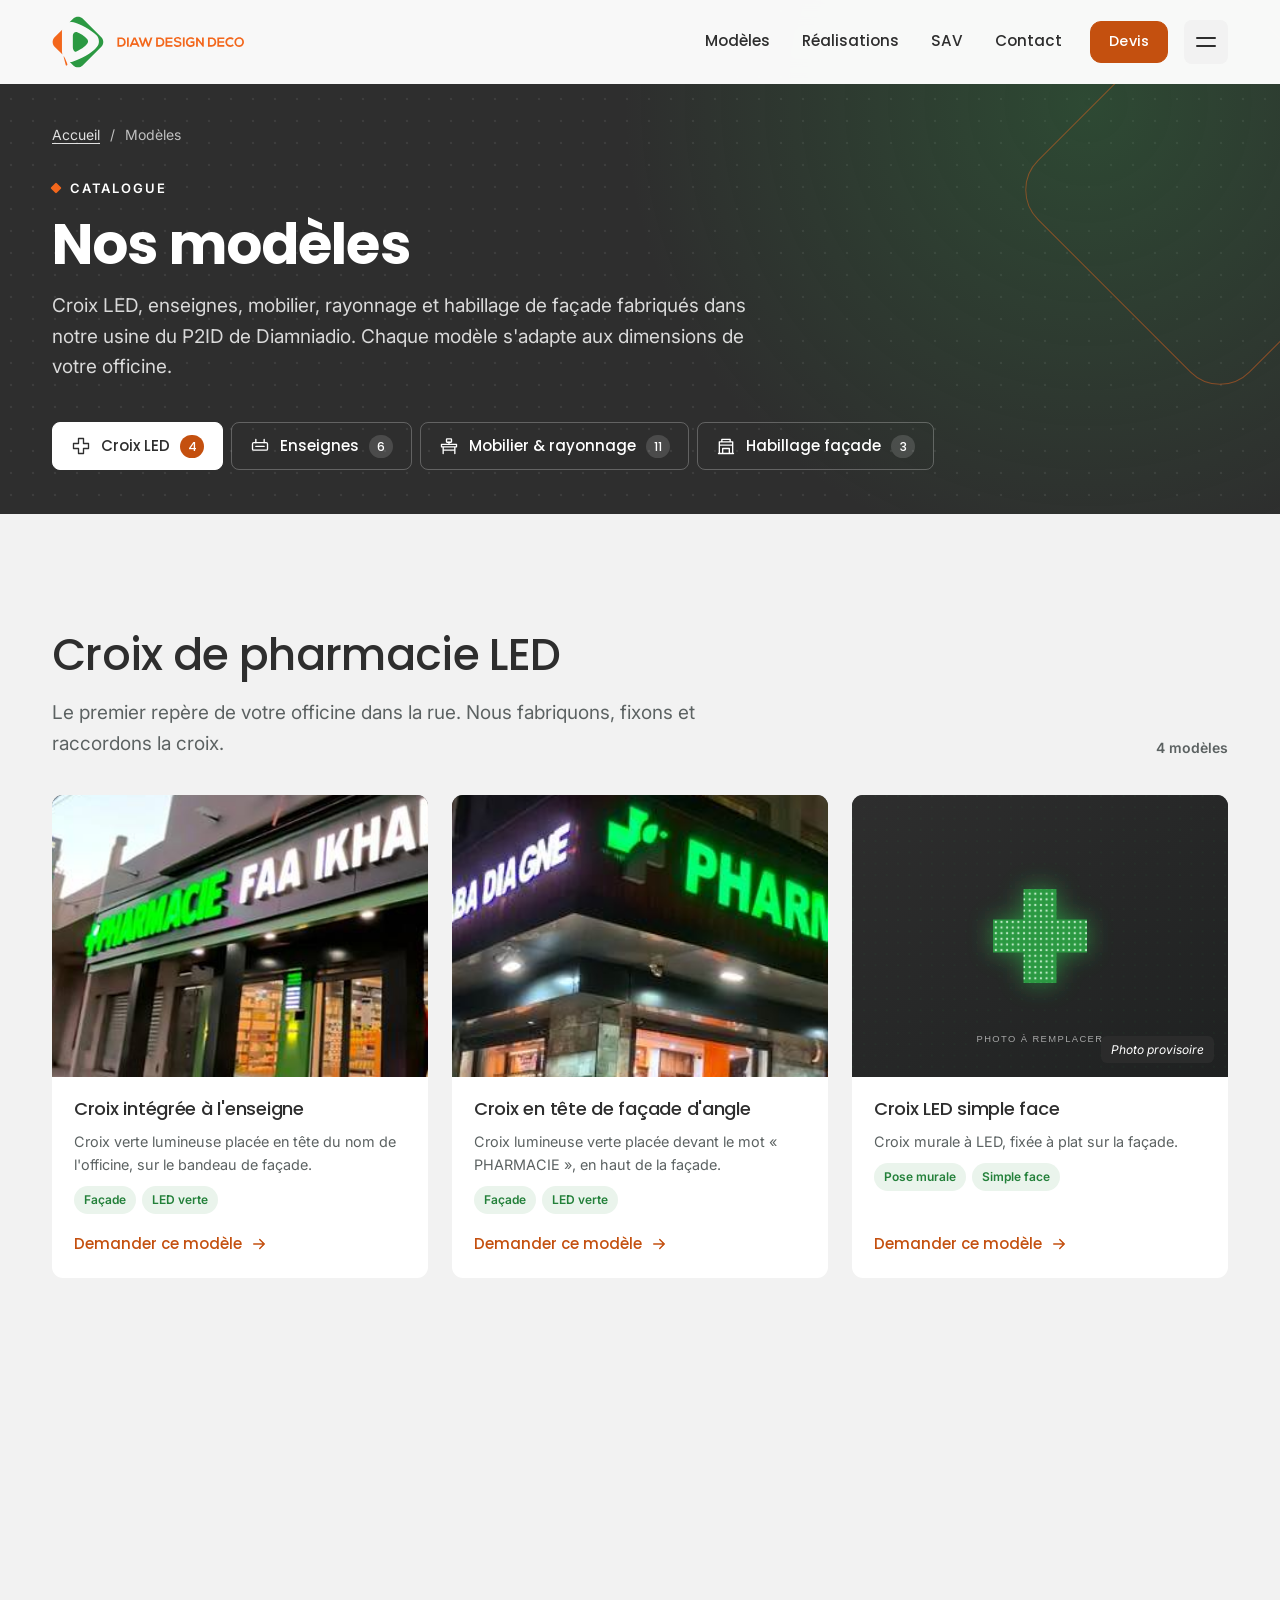
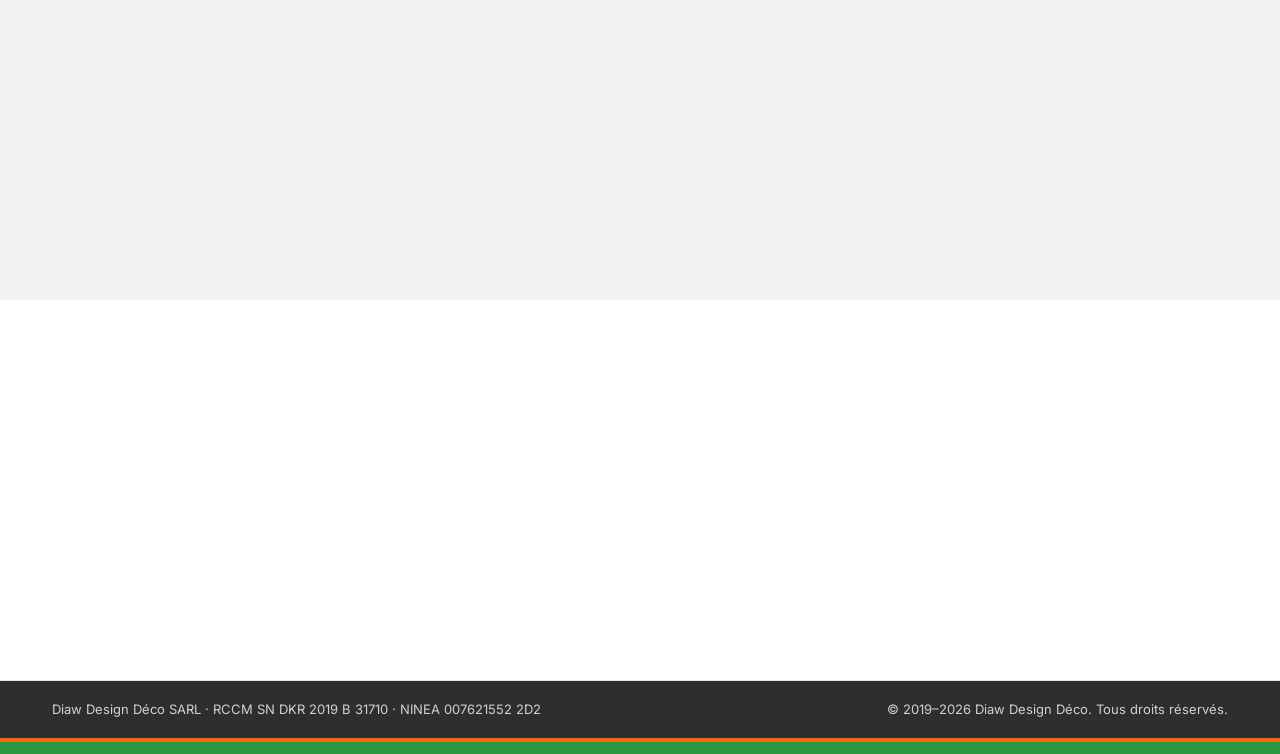
<file: modeles.html>
<!doctype html>
<html lang="fr">
<head>
  <meta charset="utf-8">
  <meta name="viewport" content="width=device-width, initial-scale=1">
  <title>Nos modèles — Diaw Design Déco</title>
  <meta name="description" content="Croix de pharmacie LED, enseignes lumineuses, comptoirs et rayonnage : modèles fabriqués par Diaw Design Déco dans son usine du P2ID de Diamniadio.">
  <meta name="theme-color" content="#2E2E2E">
  <link rel="icon" href="assets/img/logo/symbole.svg" type="image/svg+xml">
  <link rel="preconnect" href="https://fonts.googleapis.com">
  <link rel="preconnect" href="https://fonts.gstatic.com" crossorigin>
  <link rel="stylesheet" href="https://fonts.googleapis.com/css2?family=Inter:ital,wght@0,400;0,600;0,700;1,400&family=Poppins:wght@300;400;500;700&display=swap">
  <link rel="stylesheet" href="assets/css/main.css?v=20261021f">
</head>
<body class="page-modeles">
  <a class="skip-link" href="#contenu">Aller au contenu</a>

  <header class="site-header">
    <div class="container header__inner">
      <a class="brand" href="index.html" aria-label="Diaw Design Déco, page d'accueil">
        <img src="assets/img/logo/logo.svg" alt="Diaw Design Déco" width="178" height="48" onerror="this.parentNode.classList.add('is-missing')">
      </a>
      <nav class="header__nav" aria-label="Navigation principale">
        <a href="modeles.html" aria-current="page">Modèles</a>
        <a href="index.html#realisations">Réalisations</a>
        <a href="sav.html">SAV</a>
        <a href="index.html#contact">Contact</a>
      </nav>
      <a class="btn btn--primary btn--sm header__cta" href="index.html#contact">Devis</a>
      <button class="burger" type="button" aria-expanded="false" aria-controls="menu" aria-label="Ouvrir le menu">
        <span></span><span></span>
      </button>
    </div>
  </header>

  <div class="menu" id="menu" inert>
    <div class="container menu__inner">
      <nav aria-label="Menu complet">
        <ol class="menu__list">
          <li><a href="index.html"><span>01</span>Accueil</a></li>
          <li><a href="modeles.html#croix"><span>02</span>Croix LED</a></li>
          <li><a href="modeles.html#enseignes"><span>03</span>Enseignes</a></li>
          <li><a href="modeles.html#mobilier"><span>04</span>Mobilier &amp; rayonnage</a></li>
          <li><a href="modeles.html#facade"><span>05</span>Habillage façade</a></li>
          <li><a href="sav.html"><span>06</span>Service après-vente</a></li>
          <li><a href="index.html#contact"><span>07</span>Contact</a></li>
        </ol>
      </nav>
      <div class="menu__aside">
        <p class="menu__label">Nous joindre</p>
        <a href="tel:+221777494934">+221 77 749 49 34</a>
        <a href="tel:+221763655888">+221 76 365 58 88</a>
        <a href="mailto:contact@diawdesigndeco.com">contact@diawdesigndeco.com</a>
      </div>
    </div>
  </div>

  <main id="contenu">
    <section class="page-hero" aria-labelledby="page-title">
      <div class="container">
        <nav class="breadcrumb" aria-label="Fil d'Ariane">
          <a href="index.html">Accueil</a><span aria-hidden="true">/</span><span aria-current="page">Modèles</span>
        </nav>
        <p class="eyebrow eyebrow--light"><span class="lozenge" aria-hidden="true"></span>Catalogue</p>
        <h1 id="page-title">Nos modèles</h1>
        <p class="page-hero__lead">Croix LED, enseignes, mobilier, rayonnage et habillage de façade fabriqués dans notre usine du P2ID de Diamniadio. Chaque modèle s'adapte aux dimensions de votre officine.</p>

        <nav class="pole-tabs" aria-label="Choisir un pôle" data-pole-tabs>
          <a href="#croix" data-pole="croix">
            <svg viewBox="0 0 24 24" aria-hidden="true"><path d="M9 3h6v6h6v6h-6v6H9v-6H3V9h6z"/></svg>
            Croix LED <span class="pole-tabs__count" data-count-for="croix"></span>
          </a>
          <a href="#enseignes" data-pole="enseignes">
            <svg viewBox="0 0 24 24" aria-hidden="true"><rect x="3" y="8" width="18" height="9" rx="1.5"/><path d="M7 8V4M17 8V4M7 12.5h10"/></svg>
            Enseignes <span class="pole-tabs__count" data-count-for="enseignes"></span>
          </a>
          <a href="#mobilier" data-pole="mobilier">
            <svg viewBox="0 0 24 24" aria-hidden="true"><rect x="9" y="3.5" width="6" height="4" rx=".6"/><path d="M12 7.5V10M3 10h18v3H3zM5 13v8M19 13v8M5 17h14"/></svg>
            Mobilier &amp; rayonnage <span class="pole-tabs__count" data-count-for="mobilier"></span>
          </a>
          <a href="#facade" data-pole="facade">
            <svg viewBox="0 0 24 24" aria-hidden="true"><path d="M3 21h18M4 21V7h16v14M4 11h16M8 21v-6h8v6M7 7V4h10v3"/></svg>
            Habillage façade <span class="pole-tabs__count" data-count-for="facade"></span>
          </a>
        </nav>
      </div>
    </section>

    <section class="section section--gray catalog" aria-live="polite">
      <div class="container">
        <header class="catalog__head">
          <div>
            <h2 data-pole-title>Croix de pharmacie LED</h2>
            <p class="section__lead" data-pole-intro></p>
          </div>
          <p class="catalog__count" data-pole-count></p>
        </header>
        <ul class="models" data-models></ul>
        <noscript><p>Activez JavaScript pour afficher le catalogue, ou contactez-nous au +221 77 749 49 34.</p></noscript>
      </div>
    </section>

    <section class="cta-band" aria-labelledby="cta-title">
      <div class="container cta-band__inner">
        <div>
          <h2 id="cta-title">Vous ne trouvez pas votre modèle&nbsp;?</h2>
          <p>Nous le dessinons sur mesure, en plan 2D et en vue 3D, puis nous le fabriquons à Diamniadio.</p>
        </div>
        <div class="cta-band__actions">
          <a class="btn btn--primary" href="index.html#contact">Demander un devis
            <svg class="btn__icon" viewBox="0 0 24 24" aria-hidden="true"><path d="M5 12h14M13 6l6 6-6 6"/></svg>
          </a>
          <a class="cta-band__tel" href="tel:+221777494934">ou appelez le +221 77 749 49 34</a>
        </div>
      </div>
    </section>
  </main>

  <footer class="site-footer">
    <div class="footer__legal">
      <div class="container footer__legal-inner">
        <p>Diaw Design Déco SARL · RCCM SN DKR 2019 B 31710 · NINEA 007621552 2D2</p>
        <p>© 2019–<span data-year>2026</span> Diaw Design Déco. Tous droits réservés.</p>
      </div>
    </div>
    <div class="signature" aria-hidden="true"></div>
  </footer>

  <script src="assets/js/donnees.js?v=20261021f" defer></script>
  <script src="assets/js/main.js?v=20261021f" defer></script>
  <script src="assets/js/modeles.js?v=20261021f" defer></script>
</body>
</html>
</file>
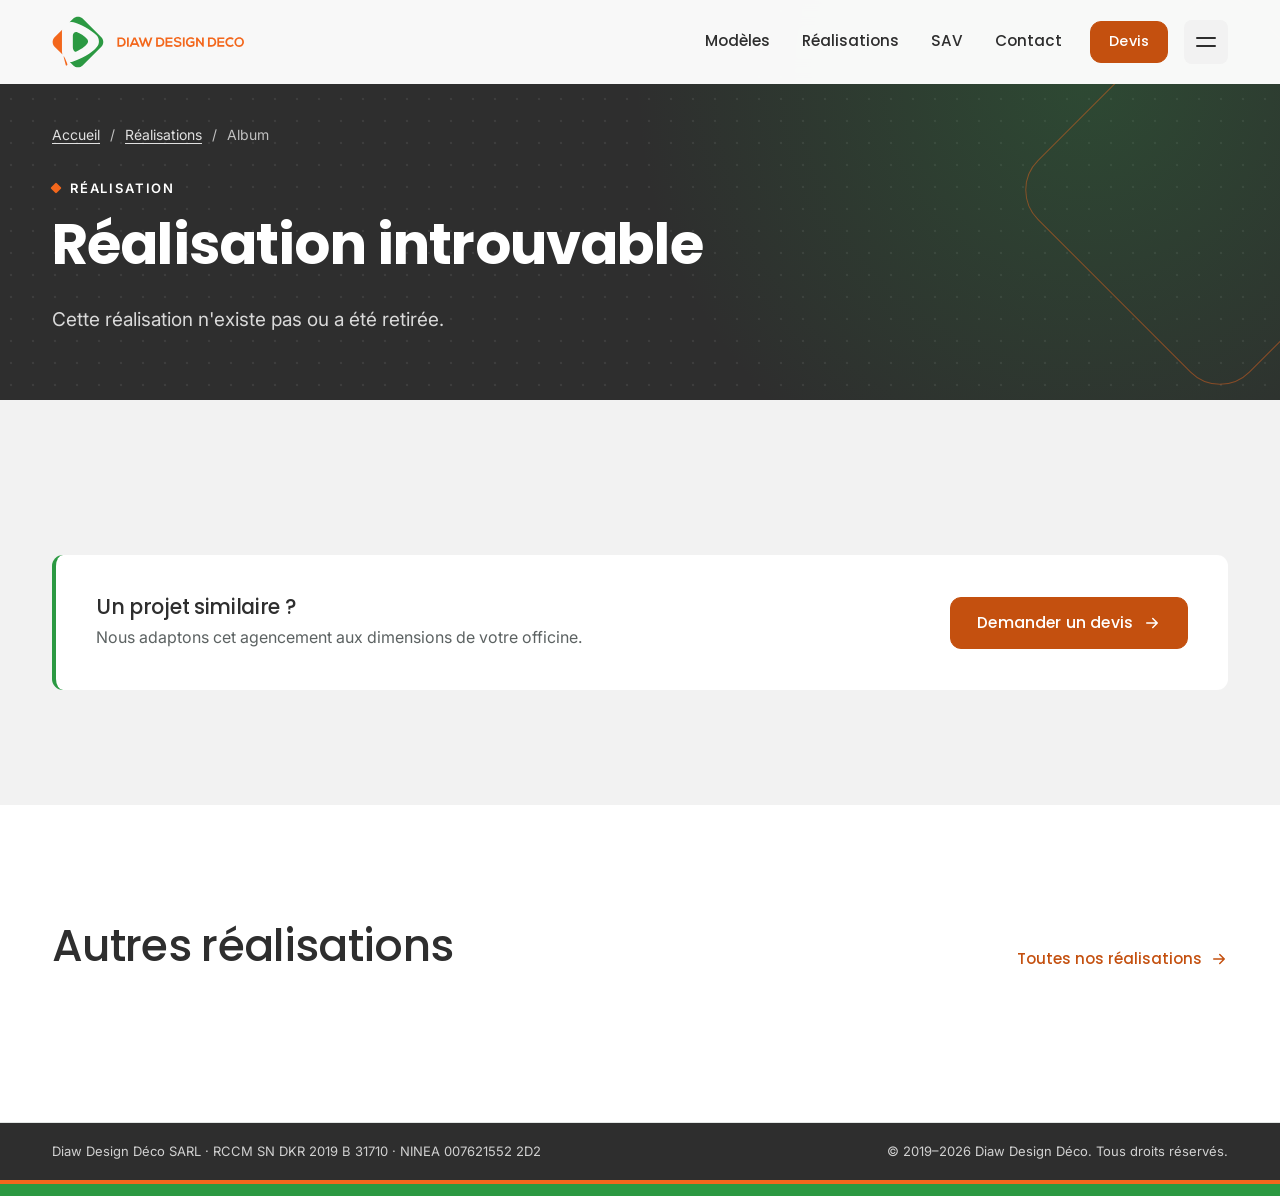
<file: realisation.html>
<!doctype html>
<html lang="fr">
<head>
  <meta charset="utf-8">
  <meta name="viewport" content="width=device-width, initial-scale=1">
  <title>Réalisation — Diaw Design Déco</title>
  <meta name="description" content="Album photo d'une officine agencée par Diaw Design Déco : enseignes, croix LED, mobilier, rayonnage et habillage de façade.">
  <meta name="theme-color" content="#2E2E2E">
  <link rel="icon" href="assets/img/logo/symbole.svg" type="image/svg+xml">
  <link rel="preconnect" href="https://fonts.googleapis.com">
  <link rel="preconnect" href="https://fonts.gstatic.com" crossorigin>
  <link rel="stylesheet" href="https://fonts.googleapis.com/css2?family=Inter:ital,wght@0,400;0,600;0,700;1,400&family=Poppins:wght@300;400;500;700&display=swap">
  <link rel="stylesheet" href="assets/css/main.css?v=20261021f">
</head>
<body class="page-album">
  <a class="skip-link" href="#contenu">Aller au contenu</a>

  <header class="site-header">
    <div class="container header__inner">
      <a class="brand" href="index.html" aria-label="Diaw Design Déco, page d'accueil">
        <img src="assets/img/logo/logo.svg" alt="Diaw Design Déco" width="178" height="48" onerror="this.parentNode.classList.add('is-missing')">
      </a>
      <nav class="header__nav" aria-label="Navigation principale">
        <a href="modeles.html">Modèles</a>
        <a href="index.html#realisations" aria-current="page">Réalisations</a>
        <a href="sav.html">SAV</a>
        <a href="index.html#contact">Contact</a>
      </nav>
      <a class="btn btn--primary btn--sm header__cta" href="index.html#contact">Devis</a>
      <button class="burger" type="button" aria-expanded="false" aria-controls="menu" aria-label="Ouvrir le menu">
        <span></span><span></span>
      </button>
    </div>
  </header>

  <div class="menu" id="menu" inert>
    <div class="container menu__inner">
      <nav aria-label="Menu complet">
        <ol class="menu__list">
          <li><a href="index.html"><span>01</span>Accueil</a></li>
          <li><a href="index.html#realisations"><span>02</span>Réalisations</a></li>
          <li><a href="modeles.html"><span>03</span>Nos modèles</a></li>
          <li><a href="sav.html"><span>04</span>Service après-vente</a></li>
          <li><a href="index.html#contact"><span>05</span>Contact</a></li>
        </ol>
      </nav>
      <div class="menu__aside">
        <p class="menu__label">Nous joindre</p>
        <a href="tel:+221777494934">+221 77 749 49 34</a>
        <a href="tel:+221763655888">+221 76 365 58 88</a>
        <a href="mailto:contact@diawdesigndeco.com">contact@diawdesigndeco.com</a>
      </div>
    </div>
  </div>

  <main id="contenu" data-album>
    <section class="page-hero" aria-labelledby="album-title">
      <div class="container">
        <nav class="breadcrumb" aria-label="Fil d'Ariane">
          <a href="index.html">Accueil</a><span aria-hidden="true">/</span>
          <a href="index.html#realisations">Réalisations</a><span aria-hidden="true">/</span>
          <span aria-current="page" data-album-crumb>Album</span>
        </nav>
        <p class="eyebrow eyebrow--light"><span class="lozenge" aria-hidden="true"></span>Réalisation</p>
        <h1 id="album-title" data-album-title>Chargement…</h1>
        <ul class="album__meta" data-album-meta></ul>
        <p class="page-hero__lead" data-album-desc></p>
        <ul class="album__tags" data-album-tags aria-label="Prestations réalisées"></ul>
      </div>
    </section>

    <section class="section section--gray" aria-label="Photos">
      <div class="container">
        <div class="album__photos" data-album-photos></div>
        <noscript><p class="section__lead">Activez JavaScript pour afficher l'album.</p></noscript>

        <div class="album__cta">
          <div>
            <h2>Un projet similaire&nbsp;?</h2>
            <p>Nous adaptons cet agencement aux dimensions de votre officine.</p>
          </div>
          <a class="btn btn--primary" href="index.html#contact" data-album-quote>Demander un devis
            <svg class="btn__icon" viewBox="0 0 24 24" aria-hidden="true"><path d="M5 12h14M13 6l6 6-6 6"/></svg>
          </a>
        </div>
      </div>
    </section>

    <section class="section" aria-labelledby="others-title">
      <div class="container">
        <header class="catalog__head">
          <h2 id="others-title">Autres réalisations</h2>
          <a class="card__models" href="index.html#realisations">Toutes nos réalisations<svg viewBox="0 0 24 24" aria-hidden="true"><path d="M5 12h14M13 6l6 6-6 6"/></svg></a>
        </header>
        <ul class="projects" data-album-others></ul>
      </div>
    </section>
  </main>

  <!-- Visionneuse plein écran -->
  <div class="lightbox" data-lightbox hidden role="dialog" aria-modal="true" aria-label="Visionneuse de photos">
    <button class="lightbox__btn lightbox__close" type="button" data-lightbox-close aria-label="Fermer">
      <svg viewBox="0 0 24 24" aria-hidden="true"><path d="M6 6l12 12M18 6L6 18"/></svg>
    </button>
    <button class="lightbox__btn lightbox__prev" type="button" data-lightbox-prev aria-label="Photo précédente">
      <svg viewBox="0 0 24 24" aria-hidden="true"><path d="M15 6l-6 6 6 6"/></svg>
    </button>
    <figure class="lightbox__figure">
      <img alt="">
      <figcaption><span data-lightbox-caption></span> <span class="lightbox__count" data-lightbox-count></span></figcaption>
    </figure>
    <button class="lightbox__btn lightbox__next" type="button" data-lightbox-next aria-label="Photo suivante">
      <svg viewBox="0 0 24 24" aria-hidden="true"><path d="M9 6l6 6-6 6"/></svg>
    </button>
  </div>

  <footer class="site-footer">
    <div class="footer__legal">
      <div class="container footer__legal-inner">
        <p>Diaw Design Déco SARL · RCCM SN DKR 2019 B 31710 · NINEA 007621552 2D2</p>
        <p>© 2019–<span data-year>2026</span> Diaw Design Déco. Tous droits réservés.</p>
      </div>
    </div>
    <div class="signature" aria-hidden="true"></div>
  </footer>

  <script src="assets/js/donnees.js?v=20261021f" defer></script>
  <script src="assets/js/main.js?v=20261021f" defer></script>
  <script src="assets/js/realisations.js?v=20261021f" defer></script>
</body>
</html>
</file>
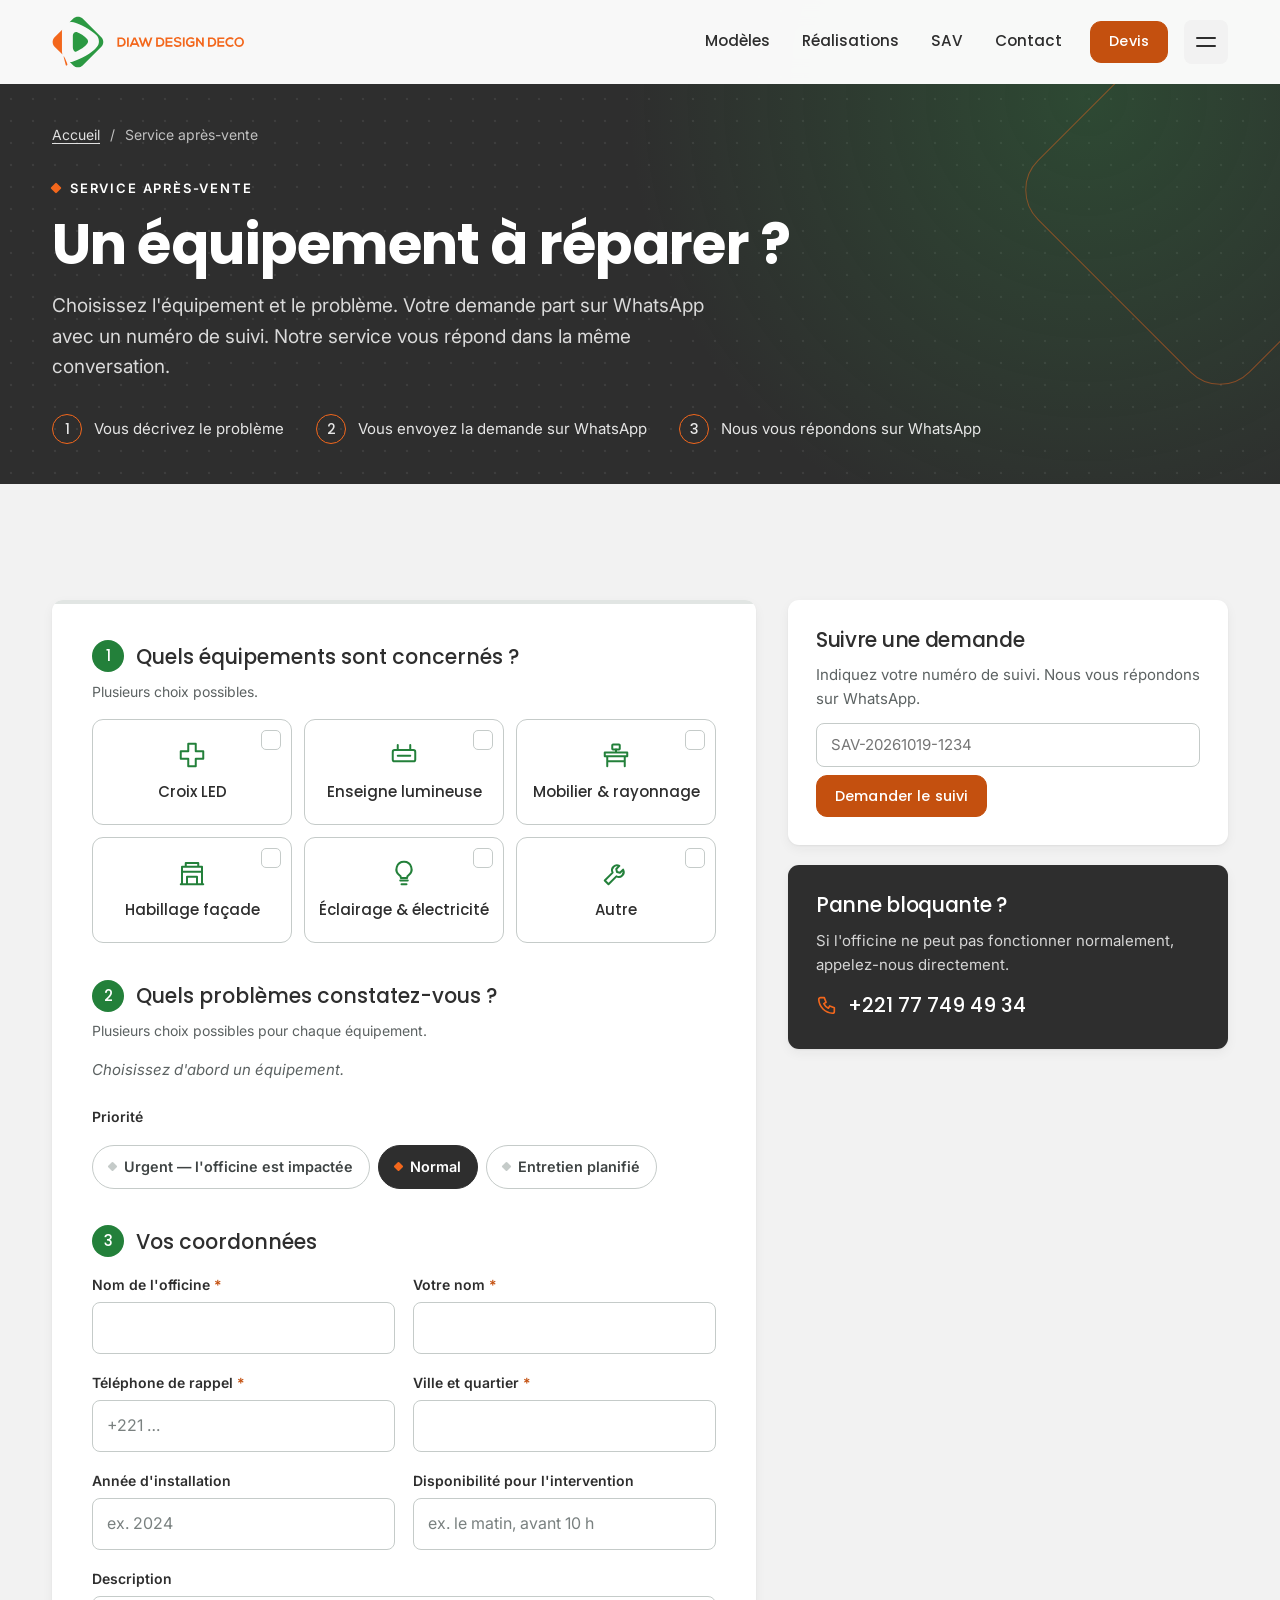
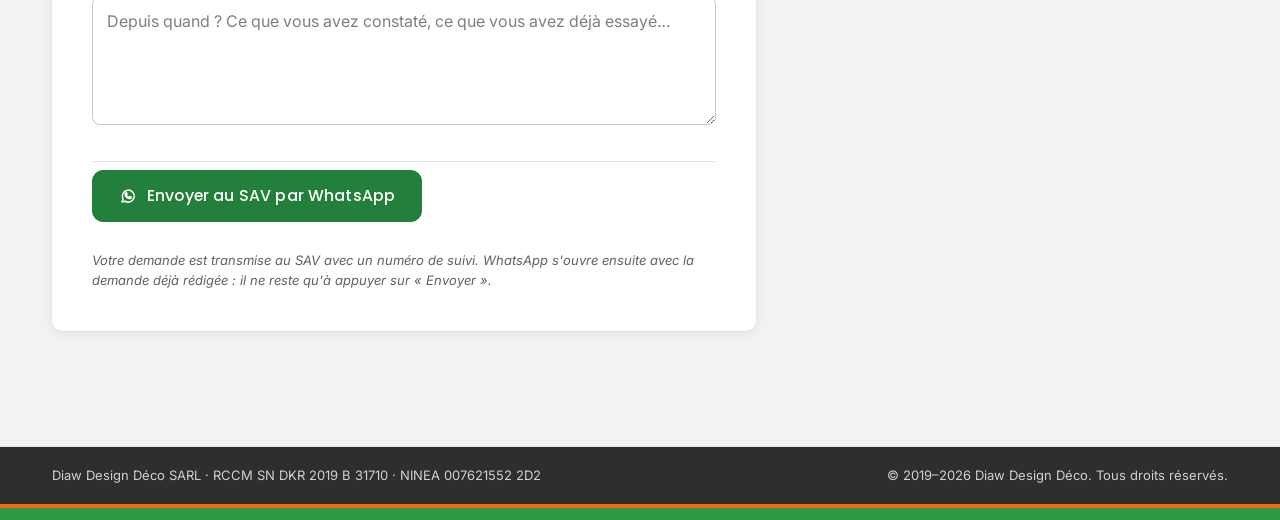
<file: sav.html>
<!doctype html>
<html lang="fr">
<head>
  <meta charset="utf-8">
  <meta name="viewport" content="width=device-width, initial-scale=1">
  <title>Service après-vente — Diaw Design Déco</title>
  <meta name="description" content="Signalez un problème sur votre croix LED, votre enseigne, vos comptoirs ou votre rayonnage. Votre demande est transmise à notre service après-vente par WhatsApp.">
  <meta name="theme-color" content="#2E2E2E">
  <link rel="icon" href="assets/img/logo/symbole.svg" type="image/svg+xml">
  <link rel="preconnect" href="https://fonts.googleapis.com">
  <link rel="preconnect" href="https://fonts.gstatic.com" crossorigin>
  <link rel="stylesheet" href="https://fonts.googleapis.com/css2?family=Inter:ital,wght@0,400;0,600;0,700;1,400&family=Poppins:wght@300;400;500;700&display=swap">
  <link rel="stylesheet" href="assets/css/main.css?v=20261021f">
</head>
<body class="page-sav">
  <a class="skip-link" href="#contenu">Aller au contenu</a>

  <header class="site-header">
    <div class="container header__inner">
      <a class="brand" href="index.html" aria-label="Diaw Design Déco, page d'accueil">
        <img src="assets/img/logo/logo.svg" alt="Diaw Design Déco" width="178" height="48" onerror="this.parentNode.classList.add('is-missing')">
      </a>
      <nav class="header__nav" aria-label="Navigation principale">
        <a href="modeles.html">Modèles</a>
        <a href="index.html#realisations">Réalisations</a>
        <a href="sav.html" aria-current="page">SAV</a>
        <a href="index.html#contact">Contact</a>
      </nav>
      <a class="btn btn--primary btn--sm header__cta" href="index.html#contact">Devis</a>
      <button class="burger" type="button" aria-expanded="false" aria-controls="menu" aria-label="Ouvrir le menu">
        <span></span><span></span>
      </button>
    </div>
  </header>

  <div class="menu" id="menu" inert>
    <div class="container menu__inner">
      <nav aria-label="Menu complet">
        <ol class="menu__list">
          <li><a href="index.html"><span>01</span>Accueil</a></li>
          <li><a href="modeles.html"><span>02</span>Nos modèles</a></li>
          <li><a href="index.html#realisations"><span>03</span>Réalisations</a></li>
          <li><a href="sav.html"><span>04</span>Service après-vente</a></li>
          <li><a href="index.html#contact"><span>05</span>Contact</a></li>
        </ol>
      </nav>
      <div class="menu__aside">
        <p class="menu__label">Nous joindre</p>
        <a href="tel:+221777494934">+221 77 749 49 34</a>
        <a href="tel:+221763655888">+221 76 365 58 88</a>
        <a href="mailto:contact@diawdesigndeco.com">contact@diawdesigndeco.com</a>
      </div>
    </div>
  </div>

  <main id="contenu">
    <section class="page-hero" aria-labelledby="page-title">
      <div class="container">
        <nav class="breadcrumb" aria-label="Fil d'Ariane">
          <a href="index.html">Accueil</a><span aria-hidden="true">/</span><span aria-current="page">Service après-vente</span>
        </nav>
        <p class="eyebrow eyebrow--light"><span class="lozenge" aria-hidden="true"></span>Service après-vente</p>
        <h1 id="page-title">Un équipement à réparer&nbsp;?</h1>
        <p class="page-hero__lead">Choisissez l'équipement et le problème. Votre demande part sur WhatsApp avec un numéro de suivi. Notre service vous répond dans la même conversation.</p>
        <ol class="sav-how">
          <li><span>1</span>Vous décrivez le problème</li>
          <li><span>2</span>Vous envoyez la demande sur WhatsApp</li>
          <li><span>3</span>Nous vous répondons sur WhatsApp</li>
        </ol>
      </div>
    </section>

    <section class="section section--gray">
      <div class="container sav">
        <!-- Formulaire enregistré par Netlify Forms, puis transmis sur WhatsApp -->
        <form class="form sav__form" id="sav-form" name="sav" method="POST" data-netlify="true" netlify-honeypot="bot-field" novalidate>
          <input type="hidden" name="form-name" value="sav">
          <p class="sr-only"><label>Ne pas remplir <input name="bot-field" tabindex="-1" autocomplete="off"></label></p>
          <!-- Champs remplis par le script avant l'envoi (déclarés ici pour que Netlify les enregistre) -->
          <input type="hidden" name="reference">
          <input type="hidden" name="equipements">
          <input type="hidden" name="problemes">
          <input type="hidden" name="priorite_libelle">

          <div class="sav__progress" aria-hidden="true"><span data-sav-progress></span></div>

          <!-- Étape 1 : équipements (choix multiple) -->
          <fieldset class="sav__step">
            <legend><span class="sav__num">1</span>Quels équipements sont concernés&nbsp;?</legend>
            <p class="sav__help">Plusieurs choix possibles.</p>
            <div class="choice-grid" data-categories></div>
            <p class="field__error" data-error="categorie">Choisissez au moins un équipement.</p>
          </fieldset>

          <!-- Étape 2 : problèmes (choix multiple) + priorité -->
          <fieldset class="sav__step">
            <legend><span class="sav__num">2</span>Quels problèmes constatez-vous&nbsp;?</legend>
            <p class="sav__help">Plusieurs choix possibles pour chaque équipement.</p>
            <div class="problem-groups" data-problems>
              <p class="sav__hint">Choisissez d'abord un équipement.</p>
            </div>
            <p class="field__error" data-error="probleme">Choisissez au moins un problème.</p>

            <p class="sav__sublabel" id="prio-label">Priorité</p>
            <div class="chip-choices" role="radiogroup" aria-labelledby="prio-label" data-priorities></div>
          </fieldset>
          <!-- Étape 3 : coordonnées -->
          <fieldset class="sav__step">
            <legend><span class="sav__num">3</span>Vos coordonnées</legend>
            <div class="form__grid">
              <div class="field">
                <label for="s-officine">Nom de l'officine <span aria-hidden="true">*</span></label>
                <input id="s-officine" name="officine" type="text" autocomplete="organization" required>
                <p class="field__error">Indiquez le nom de l'officine.</p>
              </div>
              <div class="field">
                <label for="s-nom">Votre nom <span aria-hidden="true">*</span></label>
                <input id="s-nom" name="nom" type="text" autocomplete="name" required>
                <p class="field__error">Indiquez votre nom.</p>
              </div>
              <div class="field">
                <label for="s-tel">Téléphone de rappel <span aria-hidden="true">*</span></label>
                <input id="s-tel" name="telephone" type="tel" autocomplete="tel" inputmode="tel" placeholder="+221 …" required pattern="[0-9\+\s\(\)\.\-]{8,}">
                <p class="field__error">Indiquez un numéro valide.</p>
              </div>
              <div class="field">
                <label for="s-ville">Ville et quartier <span aria-hidden="true">*</span></label>
                <input id="s-ville" name="ville" type="text" autocomplete="address-level2" required>
                <p class="field__error">Indiquez la localisation de l'officine.</p>
              </div>
              <div class="field">
                <label for="s-annee">Année d'installation</label>
                <input id="s-annee" name="annee" type="number" min="2019" max="2100" inputmode="numeric" placeholder="ex. 2024">
              </div>
              <div class="field">
                <label for="s-dispo">Disponibilité pour l'intervention</label>
                <input id="s-dispo" name="dispo" type="text" placeholder="ex. le matin, avant 10 h">
              </div>
              <div class="field field--full">
                <label for="s-desc">Description</label>
                <textarea id="s-desc" name="description" rows="4" placeholder="Depuis quand ? Ce que vous avez constaté, ce que vous avez déjà essayé…"></textarea>
              </div>
            </div>
          </fieldset>

          <div class="sav__send">
            <button class="btn btn--green" type="submit" data-sav-submit>
              <svg class="btn__icon btn__icon--lead" viewBox="0 0 24 24" aria-hidden="true"><path d="M4 20l1.4-4A8 8 0 1 1 8.3 19z"/><path d="M9 9.5c.5 2.2 2.3 4 4.5 4.5l1-1.2 2 .9c-.3 1.2-1.3 1.8-2.5 1.6A7 7 0 0 1 8.2 10c-.2-1.2.4-2.2 1.6-2.5l.9 2z"/></svg>
              <span data-sav-submit-label>Envoyer au SAV par WhatsApp</span>
            </button>
            <p class="form__note">Votre demande est transmise au SAV avec un numéro de suivi. WhatsApp s'ouvre ensuite avec la demande déjà rédigée : il ne reste qu'à appuyer sur « Envoyer ».</p>
          </div>
          <noscript><p class="form__note">Activez JavaScript pour utiliser ce formulaire, ou appelez le SAV au +221 77 749 49 34.</p></noscript>
        </form>

        <!-- Confirmation (affichée après l'ouverture de WhatsApp) -->
        <div class="sav__done" data-sav-done hidden tabindex="-1">
          <span class="sav__done-icon" aria-hidden="true"><svg viewBox="0 0 24 24"><path d="M5 12.5l4.5 4.5L19 7.5"/></svg></span>
          <h2>Votre demande est prête</h2>
          <p>Numéro de suivi : <strong class="sav__ref" data-sav-ref></strong></p>
          <p class="sav__status" data-sav-status></p>
          <p>Si WhatsApp ne s'est pas ouvert, utilisez le bouton ci-dessous.</p>
          <div class="sav__done-actions">
            <a class="btn btn--green" data-sav-reopen href="#" target="_blank" rel="noopener">Ouvrir WhatsApp</a>
            <button class="btn btn--outline-dark" type="button" data-sav-new>Nouvelle demande</button>
          </div>
        </div>

        <aside class="sav__aside">
          <div class="sav-card">
            <h2>Suivre une demande</h2>
            <p>Indiquez votre numéro de suivi. Nous vous répondons sur WhatsApp.</p>
            <form class="sav-track" id="sav-track" novalidate>
              <label class="sr-only" for="t-ref">Numéro de suivi</label>
              <input id="t-ref" name="ref" type="text" placeholder="SAV-20261019-1234" autocomplete="off" required pattern="[Ss][Aa][Vv]-\d{8}-\d{4}">
              <button class="btn btn--primary btn--sm" type="submit">Demander le suivi</button>
              <p class="field__error">Format attendu : SAV-AAAAMMJJ-1234</p>
            </form>
            <p class="sav-last" data-sav-last hidden>Votre dernière demande : <button type="button" class="sav-last__ref" data-sav-last-ref></button></p>
          </div>

          <div class="sav-card sav-card--dark">
            <h2>Panne bloquante&nbsp;?</h2>
            <p>Si l'officine ne peut pas fonctionner normalement, appelez-nous directement.</p>
            <a class="sav-call" href="tel:+221777494934">
              <svg viewBox="0 0 24 24" aria-hidden="true"><path d="M5 4h4l2 5-2.5 1.5a11 11 0 0 0 5 5L15 13l5 2v4a2 2 0 0 1-2 2A16 16 0 0 1 3 6a2 2 0 0 1 2-2z"/></svg>
              +221 77 749 49 34
            </a>
          </div>
        </aside>
      </div>
    </section>
  </main>

  <footer class="site-footer">
    <div class="footer__legal">
      <div class="container footer__legal-inner">
        <p>Diaw Design Déco SARL · RCCM SN DKR 2019 B 31710 · NINEA 007621552 2D2</p>
        <p>© 2019–<span data-year>2026</span> Diaw Design Déco. Tous droits réservés.</p>
      </div>
    </div>
    <div class="signature" aria-hidden="true"></div>
  </footer>

  <script src="assets/js/main.js?v=20261021f" defer></script>
  <script src="assets/js/sav.js?v=20261021f" defer></script>
</body>
</html>
</file>
<file: assets/css/main.css>
/* ==========================================================================
   DIAW DESIGN DÉCO — Feuille de style principale
   Charte : Poppins (titres) / Inter (texte) · Vert #2B9942 · Orange #F3671C
   Mobile-first. Aucune dépendance.
   ========================================================================== */

/* ---------- 1. Tokens ---------- */
:root {
  /* Couleurs de marque (aplats, éléments graphiques — jamais pour du texte courant sur blanc) */
  --green: #2B9942;
  --orange: #F3671C;
  /* Couleurs texte accessibles (AA) */
  --green-text: #23803A;
  --orange-text: #C4500F;
  /* Neutres */
  --gray-dark: #3F4444;
  --anthracite: #2E2E2E;
  --gray-light: #F2F2F2;
  --white: #FFFFFF;
  --text: #3F4444;
  --text-strong: #2E2E2E;
  --text-muted: #5C6262;
  --line: #E1E5E3;
  --line-strong: #C5CBC9;

  /* Typo */
  --font-title: "Poppins", system-ui, -apple-system, "Segoe UI", Arial, sans-serif;
  --font-text: "Inter", system-ui, -apple-system, "Segoe UI", Arial, sans-serif;
  --fs-h1: clamp(2.25rem, 1.4rem + 3.3vw, 4rem);
  --fs-h2: clamp(1.75rem, 1.3rem + 1.9vw, 2.75rem);
  --fs-h3: clamp(1.125rem, 1.05rem + .3vw, 1.3rem);
  --fs-lead: clamp(1.0625rem, 1rem + .3vw, 1.1875rem);

  /* Formes */
  --radius: 11px;          /* 3 mm */
  --radius-sm: 8px;
  --lozenge-radius: 14%;   /* coins du losange, repris du logo */

  /* Rythme */
  --header-h: 72px;
  --gutter: 16px;
  --section-y: clamp(72px, 9vw, 128px);
  --ease: cubic-bezier(.2, .7, .2, 1);

  --shadow-sm: 0 1px 2px rgba(46, 46, 46, .06), 0 4px 12px rgba(46, 46, 46, .05);
  --shadow-md: 0 10px 30px rgba(46, 46, 46, .10), 0 2px 6px rgba(46, 46, 46, .06);
  --shadow-lg: 0 30px 80px rgba(0, 0, 0, .35);
}

@media (min-width: 768px) { :root { --gutter: 24px; } }
@media (min-width: 1024px) { :root { --header-h: 84px; --gutter: 32px; } }

/* ---------- 2. Base ---------- */
*, *::before, *::after { box-sizing: border-box; }
html {
  -webkit-text-size-adjust: 100%;
  scroll-padding-top: calc(var(--header-h) + 8px);
}
@media (prefers-reduced-motion: no-preference) { html { scroll-behavior: smooth; } }

body {
  margin: 0;
  font-family: var(--font-text);
  font-size: 1rem;
  line-height: 1.6;
  color: var(--text);
  background: var(--white);
  text-rendering: optimizeLegibility;
  -webkit-font-smoothing: antialiased;
  overflow-x: hidden;
}
body.menu-open { overflow: hidden; }

img, svg { display: block; max-width: 100%; }
img { height: auto; }
h1, h2, h3, p, ul, ol, figure, blockquote { margin: 0; }
ul, ol { padding: 0; list-style: none; }
a { color: var(--green-text); text-decoration-thickness: 1px; text-underline-offset: 3px; }
button, input, select, textarea { font: inherit; color: inherit; }
button { cursor: pointer; }

h1, h2, h3 { font-family: var(--font-title); color: var(--text-strong); letter-spacing: -.015em; }
h2 { font-size: var(--fs-h2); font-weight: 500; line-height: 1.15; }
h3 { font-size: var(--fs-h3); font-weight: 500; line-height: 1.3; }

:focus-visible { outline: 3px solid var(--orange); outline-offset: 3px; border-radius: 4px; }

.container { width: 100%; max-width: 1240px; margin-inline: auto; padding-inline: var(--gutter); }

.sr-only {
  position: absolute !important; width: 1px; height: 1px; padding: 0; margin: -1px;
  overflow: hidden; clip: rect(0 0 0 0); white-space: nowrap; border: 0;
}
.skip-link {
  position: fixed; top: 8px; left: 8px; z-index: 200;
  padding: 10px 16px; background: var(--anthracite); color: var(--white);
  border-radius: var(--radius-sm); transform: translateY(-150%); transition: transform .2s;
}
.skip-link:focus { transform: none; }

/* ---------- 3. Éléments de marque ---------- */
.lozenge {
  display: inline-block; flex: none;
  width: .5em; height: .5em;
  background: var(--orange);
  border-radius: var(--lozenge-radius);
  transform: rotate(45deg);
}

.lozenge-list { display: grid; gap: 8px; }
.lozenge-list li { position: relative; padding-left: 20px; font-size: .9375rem; }
.lozenge-list li::before {
  content: ""; position: absolute; left: 2px; top: .62em;
  width: 7px; height: 7px; background: var(--orange);
  border-radius: var(--lozenge-radius); transform: rotate(45deg);
}

/* Bande signature : filet orange posé sur bande verte, ratio 1:3 */
.signature {
  height: 16px;
  background: linear-gradient(to bottom, var(--orange) 0 25%, var(--green) 25% 100%);
}

.eyebrow {
  display: inline-flex; align-items: center; gap: 10px;
  margin-bottom: 16px;
  font-family: var(--font-text); font-weight: 600;
  font-size: .8125rem; letter-spacing: .14em; text-transform: uppercase;
  color: var(--orange-text);
}
.eyebrow .lozenge { width: 8px; height: 8px; }
.eyebrow--light { color: var(--white); }

/* ---------- 4. Boutons ---------- */
.btn {
  --bg: transparent; --fg: inherit; --bd: transparent;
  display: inline-flex; align-items: center; justify-content: center; gap: 10px;
  min-height: 52px; padding: 0 26px;
  font-family: var(--font-title); font-weight: 500; font-size: .9875rem; letter-spacing: .01em;
  color: var(--fg); background: var(--bg);
  border: 1.5px solid var(--bd); border-radius: var(--radius);
  text-decoration: none; white-space: nowrap;
  transition: background-color .25s var(--ease), color .25s var(--ease), border-color .25s var(--ease),
              box-shadow .3s var(--ease), transform .25s var(--ease);
}
.btn:hover { transform: translateY(-1px); }
.btn:active { transform: translateY(0); }
.btn__icon { width: 18px; height: 18px; fill: none; stroke: currentColor; stroke-width: 2; stroke-linecap: round; stroke-linejoin: round; transition: transform .25s var(--ease); }
.btn:hover .btn__icon:not(.btn__icon--lead) { transform: translateX(4px); }

/* Orange plein : fond #C4500F (contraste AA avec le blanc) ; #F3671C réservé au halo */
.btn--primary { --bg: var(--orange-text); --fg: var(--white); --bd: var(--orange-text); }
.btn--primary:hover { box-shadow: 0 8px 28px -6px rgba(243, 103, 28, .65); --bd: var(--orange); }
.btn--outline-light { --fg: var(--white); --bd: rgba(255, 255, 255, .55); }
.btn--outline-light:hover { --bg: var(--white); --fg: var(--anthracite); --bd: var(--white); }
.btn--green { --bg: var(--green-text); --fg: var(--white); --bd: var(--green-text); }
.btn--green:hover { box-shadow: 0 8px 28px -6px rgba(43, 153, 66, .6); }
.btn--sm { min-height: 42px; padding: 0 18px; font-size: .9rem; }
.btn[disabled] { opacity: .65; pointer-events: none; }

/* ---------- 5. Header ---------- */
.site-header {
  position: fixed; inset: 0 0 auto 0; z-index: 100;
  height: var(--header-h);
  background: rgba(255, 255, 255, .97);
  -webkit-backdrop-filter: saturate(1.4) blur(12px);
  backdrop-filter: saturate(1.4) blur(12px);
  border-bottom: 1px solid transparent;
  transition: height .3s var(--ease), border-color .3s, box-shadow .3s;
}
.site-header.is-scrolled { height: calc(var(--header-h) - 12px); border-bottom-color: var(--line); box-shadow: var(--shadow-sm); }
.header__inner { height: 100%; display: flex; align-items: center; gap: 16px; }

.brand { display: inline-flex; align-items: center; margin-right: auto; }
.brand img { height: 44px; width: auto; transition: height .3s var(--ease); }
.site-header.is-scrolled .brand img { height: 38px; }
@media (min-width: 1024px) { .brand img { height: 52px; } .site-header.is-scrolled .brand img { height: 44px; } }
/* Emplacement visible tant que le PNG du logo n'est pas déposé */
.brand.is-missing img { display: none; }
.brand.is-missing::before {
  content: "LOGO";
  display: grid; place-items: center;
  width: 132px; height: 44px;
  font: 600 .75rem/1 var(--font-text); letter-spacing: .2em; color: var(--text-muted);
  border: 1.5px dashed var(--line-strong); border-radius: var(--radius-sm);
}

.header__nav { display: none; gap: 32px; margin-right: 12px; }
.header__nav a {
  position: relative; padding: 6px 0;
  font-family: var(--font-title); font-weight: 500; font-size: .95rem;
  color: var(--text-strong); text-decoration: none;
}
.header__nav a::after {
  content: ""; position: absolute; left: 0; right: 0; bottom: 0; height: 2px;
  background: var(--green); transform: scaleX(0); transform-origin: right; transition: transform .3s var(--ease);
}
.header__nav a:hover::after { transform: scaleX(1); transform-origin: left; }
@media (min-width: 960px) { .header__nav { display: flex; } }

.burger {
  display: grid; place-content: center; gap: 6px;
  width: 44px; height: 44px; padding: 0;
  background: var(--gray-light); border: 0; border-radius: var(--radius-sm);
}
.burger span { display: block; width: 20px; height: 2px; background: var(--anthracite); border-radius: 2px; transition: transform .3s var(--ease); }
.burger[aria-expanded="true"] span:first-child { transform: translateY(4px) rotate(45deg); }
.burger[aria-expanded="true"] span:last-child { transform: translateY(-4px) rotate(-45deg); }

/* Menu plein écran */
.menu {
  position: fixed; inset: var(--header-h) 0 0 0; z-index: 90;
  background: var(--anthracite); color: var(--white);
  overflow-y: auto;
  opacity: 0; visibility: hidden;
  clip-path: inset(0 0 100% 0);
  transition: clip-path .5s var(--ease), opacity .3s, visibility 0s .5s;
}
.menu.is-open { opacity: 1; visibility: visible; clip-path: inset(0 0 0 0); transition: clip-path .5s var(--ease), opacity .3s; }
.menu__inner { display: grid; gap: 48px; padding-block: 40px 64px; }
.menu__list li { border-bottom: 1px solid rgba(255, 255, 255, .1); }
.menu__list a {
  display: flex; align-items: baseline; gap: 18px; padding: 16px 0;
  font-family: var(--font-title); font-weight: 500; font-size: clamp(1.75rem, 1.2rem + 2.5vw, 3rem);
  color: var(--white); text-decoration: none; transition: color .2s, padding .3s var(--ease);
}
.menu__list a span { font-size: .9rem; font-weight: 400; color: var(--orange); letter-spacing: .1em; }
.menu__list a:hover { color: #9FDCAE; padding-left: 8px; }
.menu__aside { display: grid; gap: 8px; align-content: start; }
.menu__aside a { color: rgba(255, 255, 255, .85); text-decoration: none; }
.menu__aside a:hover { color: var(--white); text-decoration: underline; }
.menu__label { margin-bottom: 8px; font-size: .8125rem; letter-spacing: .14em; text-transform: uppercase; color: rgba(255, 255, 255, .6); }
@media (min-width: 900px) { .menu__inner { grid-template-columns: 1.6fr 1fr; padding-top: 72px; } }

/* ---------- 6. Hero ---------- */
.hero {
  position: relative; isolation: isolate;
  padding-top: calc(var(--header-h) + 40px);
  padding-bottom: 120px;
  background: var(--gray-dark);
  color: var(--white);
  overflow: hidden;
}
/* Fond : diaporama de réalisations (fondu enchaîné + zoom lent « Ken Burns ») */
.hero__slides { position: absolute; inset: 0; z-index: -2; background: var(--anthracite); }
.hero__slide { position: absolute; inset: 0; margin: 0; opacity: 0; transition: opacity 1.4s var(--ease); }
.hero__slide.is-active { opacity: 1; }
.hero__slide img {
  width: 100%; height: 100%; object-fit: cover;
  transform: scale(1.02); transform-origin: 30% 45%;
  transition: transform 0s linear 1.5s; /* remise à zéro une fois la diapo masquée */
}
.hero__slide:nth-child(even) img { transform-origin: 70% 55%; }
.hero__slides.is-ready .hero__slide.is-active img { transform: scale(1.12); transition: transform 9s linear; }
@media (prefers-reduced-motion: reduce) { .hero__slides.is-ready .hero__slide.is-active img { transform: scale(1.02); } }

/* Carte ciblée depuis un bouton du hero : liseré orange temporaire */
.card:target { animation: card-flash 2.4s var(--ease); }
@keyframes card-flash { 0%, 60% { box-shadow: 0 0 0 3px var(--orange), var(--shadow-md); } 100% { box-shadow: none; } }

/* Voile anthracite : garantit la lisibilité du texte blanc sur n'importe quelle photo */
.hero__veil {
  position: absolute; inset: 0; z-index: -1;
  background:
    radial-gradient(rgba(255, 255, 255, .06) 1px, transparent 1.6px) 0 0 / 22px 22px,
    linear-gradient(to top, rgba(46, 46, 46, .92) 0%, rgba(46, 46, 46, 0) 38%),
    linear-gradient(180deg, rgba(46, 46, 46, .80), rgba(46, 46, 46, .72));
}
@media (min-width: 1024px) {
  .hero__veil {
    background:
      radial-gradient(rgba(255, 255, 255, .06) 1px, transparent 1.6px) 0 0 / 22px 22px,
      linear-gradient(to top, rgba(46, 46, 46, .9) 0%, rgba(46, 46, 46, 0) 30%),
      linear-gradient(90deg, rgba(46, 46, 46, .94) 0%, rgba(46, 46, 46, .84) 36%, rgba(46, 46, 46, .42) 68%, rgba(46, 46, 46, .25) 100%);
  }
}
.hero__grid { display: grid; gap: 40px; align-items: center; }
.hero__title {
  margin-top: 4px;
  font-size: var(--fs-h1); font-weight: 700; line-height: 1.06; letter-spacing: -.025em;
  color: var(--white);
  text-wrap: balance;
}
.hero__title .hl { position: relative; white-space: nowrap; }
.hero__title .hl::after {
  content: ""; position: absolute; left: 0; right: .3em; bottom: .02em; height: .14em; z-index: -1;
  background: var(--green); border-radius: 2px;
  transform-origin: left; animation: hl-draw .9s var(--ease) .6s both;
}
@keyframes hl-draw { from { transform: scaleX(0); } }

/* Contenu au-dessus de la ligne de flottaison : animation transform seule, sans opacité,
   pour ne pas retarder le LCP (Lighthouse). Ne dépend pas du JS. */
.rise { animation: rise .9s var(--ease) var(--d, 0s) both; }
@keyframes rise { from { transform: translateY(18px); } }
.hero__lead { max-width: 36ch; margin-top: 24px; font-size: var(--fs-lead); color: rgba(255, 255, 255, .84); }
.hero__ctas { display: flex; flex-direction: column; gap: 12px; margin-top: 36px; }
/* Pôles (mobile) : pastilles cliquables vers les cartes Expertise */
.hero__chips { display: flex; flex-wrap: wrap; gap: 8px; margin-top: 32px; }
.hero__chips a {
  display: inline-flex; align-items: center; gap: 8px;
  min-height: 40px; padding: 0 14px; font-size: .875rem;
  color: var(--white); text-decoration: none;
  border: 1px solid rgba(255, 255, 255, .3); border-radius: 999px;
  background: rgba(46, 46, 46, .35);
  -webkit-backdrop-filter: blur(6px); backdrop-filter: blur(6px);
  transition: background-color .25s, border-color .25s, color .25s;
}
.hero__chips a:hover, .hero__chips a:focus-visible { background: var(--white); border-color: var(--white); color: var(--anthracite); }
.hero__chips .lozenge { width: 7px; height: 7px; }

@media (min-width: 480px) { .hero__ctas { flex-direction: row; flex-wrap: wrap; } }
@media (min-width: 1024px) {
  .hero { min-height: min(100svh, 980px); display: flex; align-items: center; padding-bottom: 140px; }
  .hero__grid { grid-template-columns: 1.12fr .88fr; gap: 48px; }
  .hero__chips { display: none; }
}

/* Colonne droite (desktop) : pôles en boutons flottants + badge de confiance */
.hero__aside { position: relative; display: flex; flex-direction: column; align-items: flex-start; }
.hero__badges, .hero__frame { display: none; }
@media (min-width: 1024px) {
  .hero__aside { align-items: flex-end; padding-block: 24px; }
  .hero__frame {
    display: block; position: absolute; z-index: -1; right: 12%; top: 50%;
    width: 300px; aspect-ratio: 1; margin-top: -150px;
    border: 1.5px solid rgba(243, 103, 28, .6); border-radius: var(--lozenge-radius);
    transform: rotate(45deg);
    animation: frame-breathe 8s ease-in-out infinite;
  }
  .hero__badges { display: grid; gap: 14px; justify-items: end; }
  .hero__badges li:nth-child(1) { margin-right: 56px; }
  .hero__badges li:nth-child(2) { margin-right: 0; }
  .hero__badges li:nth-child(3) { margin-right: 88px; }
  .hero__badges li:nth-child(4) { margin-right: 24px; }
  .hero__badges a {
    display: inline-flex; align-items: center; gap: 12px;
    padding: 13px 16px 13px 14px;
    font-family: var(--font-title); font-weight: 500; font-size: .975rem; white-space: nowrap;
    color: var(--anthracite); background: rgba(255, 255, 255, .96); text-decoration: none;
    border-radius: var(--radius-sm); box-shadow: var(--shadow-md);
    animation: badge-float 6s ease-in-out infinite; animation-delay: calc(var(--i) * -1.5s);
    transition: background-color .25s, color .25s, box-shadow .3s var(--ease);
  }
  .hero__badges a:hover, .hero__badges a:focus-visible {
    background: var(--white); color: var(--green-text);
    box-shadow: 0 12px 34px -8px rgba(0, 0, 0, .45), 0 0 0 2px var(--orange);
  }
  .hero__badges .lozenge { width: 8px; height: 8px; }
  .hero__badge-num { font-size: .75rem; font-weight: 400; letter-spacing: .08em; color: var(--text-muted); }
  .hero__badge-arrow { width: 16px; height: 16px; fill: none; stroke: currentColor; stroke-width: 2; stroke-linecap: round; stroke-linejoin: round; transition: transform .25s var(--ease); }
  .hero__badges a:hover .hero__badge-arrow { transform: translateX(3px); }
  .hero__aside .trust-badge { margin-top: 28px; margin-right: 40px; }
}
@keyframes frame-breathe { 50% { transform: rotate(45deg) scale(1.06); opacity: .55; } }
@keyframes badge-float { 50% { transform: translateY(-6px); } }

/* Barre du diaporama : légende, compteur, progression, pause */
.hero__slider {
  grid-column: 1 / -1;
  display: flex; flex-wrap: wrap; align-items: center; justify-content: space-between; gap: 14px 24px;
  padding-top: 18px; border-top: 1px solid rgba(255, 255, 255, .16);
}
.hero__caption { display: grid; gap: 2px; min-height: 2.6em; }
.hero__caption-label { font-size: .75rem; font-weight: 600; letter-spacing: .14em; text-transform: uppercase; color: rgba(255, 255, 255, .7); }
.hero__caption-text { font-size: .9375rem; color: var(--white); transition: opacity .4s; }
.hero__caption-text.is-changing { opacity: 0; }
.hero__controls { display: flex; align-items: center; gap: 14px; }
.hero__count { font-family: var(--font-title); font-size: .875rem; color: rgba(255, 255, 255, .7); font-variant-numeric: tabular-nums; }
.hero__count b { font-weight: 500; color: var(--white); }
.hero__dots { display: flex; gap: 6px; }
.hero__dots button {
  position: relative; width: 28px; height: 24px; padding: 0;
  background: none; border: 0;
}
.hero__dots button::before, .hero__dots button::after {
  content: ""; position: absolute; left: 0; right: 0; top: 50%; height: 3px; margin-top: -1.5px; border-radius: 2px;
}
.hero__dots button::before { background: rgba(255, 255, 255, .3); }
.hero__dots button::after { background: var(--orange); transform: scaleX(0); transform-origin: left; }
.hero__dots button.is-done::after { transform: scaleX(1); }
.hero__dots button.is-active::after { animation: dot-progress var(--slide-dur, 6s) linear forwards; }
.hero__slider.is-paused .hero__dots button.is-active::after { animation-play-state: paused; }
@keyframes dot-progress { from { transform: scaleX(0); } to { transform: scaleX(1); } }
.hero__pause {
  display: grid; place-items: center; width: 40px; height: 40px; padding: 0;
  color: var(--white); background: rgba(255, 255, 255, .08);
  border: 1px solid rgba(255, 255, 255, .3); border-radius: 50%;
  transition: background-color .25s;
}
.hero__pause:hover { background: rgba(255, 255, 255, .18); }
.hero__pause svg { width: 16px; height: 16px; fill: none; stroke: currentColor; stroke-width: 2; stroke-linecap: round; stroke-linejoin: round; }
.hero__pause .i-play { display: none; fill: currentColor; }
.hero__slider.is-paused .hero__pause .i-play { display: block; }
.hero__slider.is-paused .hero__pause .i-pause { display: none; }
@media (max-width: 479px) { .hero__dots { display: none; } }

.trust-badge {
  display: flex; align-items: center; gap: 12px;
  padding: 12px 16px 12px 12px;
  background: rgba(46, 46, 46, .88);
  -webkit-backdrop-filter: blur(8px); backdrop-filter: blur(8px);
  border: 1px solid rgba(255, 255, 255, .14); border-radius: var(--radius);
  box-shadow: var(--shadow-md);
}
.trust-badge strong { display: block; font-family: var(--font-title); font-weight: 500; font-size: .9375rem; line-height: 1.25; }
.trust-badge span span { display: block; font-size: .8125rem; color: rgba(255, 255, 255, .78); }
.trust-badge__icon { display: grid; place-items: center; width: 40px; height: 40px; border-radius: var(--radius-sm); background: var(--green-text); }
.trust-badge__icon svg { width: 22px; height: 22px; fill: none; stroke: var(--white); stroke-width: 1.7; stroke-linejoin: round; stroke-linecap: round; }

/* ---------- 7. Stats ---------- */
.stats {
  --overlap: 72px;
  position: relative; z-index: 2; margin-top: calc(var(--overlap) * -1);
  background: linear-gradient(to bottom, transparent var(--overlap), var(--gray-light) var(--overlap));
}
.stats__card {
  display: grid; grid-template-columns: repeat(2, 1fr);
  background: var(--white); border-radius: var(--radius); box-shadow: var(--shadow-md);
  overflow: hidden;
}
.stat { padding: 24px 18px; border-top: 1px solid var(--line); }
.stat:nth-child(-n+2) { border-top: 0; }
.stat:nth-child(odd) { border-right: 1px solid var(--line); }
.stat__value {
  display: flex; align-items: baseline; gap: 4px; flex-wrap: wrap;
  font-family: var(--font-title); font-weight: 700; line-height: 1;
  font-size: clamp(1.75rem, 1.2rem + 2.2vw, 3rem); letter-spacing: -.02em;
  color: var(--text-strong);
  font-variant-numeric: tabular-nums;
}
.stat__value small { font-size: .5em; font-weight: 500; color: var(--green-text); }
.stat__value--text { font-size: clamp(1.05rem, .9rem + .9vw, 1.6rem); line-height: 1.2; letter-spacing: 0; }
.stat__label { position: relative; margin-top: 12px; padding-left: 16px; font-size: .875rem; line-height: 1.4; color: var(--text-muted); }
.stat__label::before {
  content: ""; position: absolute; left: 0; top: .45em; width: 7px; height: 7px;
  background: var(--green); border-radius: var(--lozenge-radius); transform: rotate(45deg);
}
@media (min-width: 900px) {
  .stats { --overlap: 88px; }
  .stats__card { grid-template-columns: repeat(4, 1fr); }
  .stat { padding: 36px 32px; border-top: 0; }
  .stat:nth-child(odd) { border-right: 0; }
  .stat + .stat { border-left: 1px solid var(--line); }
}

/* ---------- 8. Sections ---------- */
.section { padding-block: var(--section-y); }
.section--gray { background: var(--gray-light); }
#expertise { padding-top: calc(var(--section-y) - 16px); }
.section__head { max-width: 760px; margin-bottom: clamp(40px, 5vw, 64px); }
.section__head h2 { text-wrap: balance; }
.section__lead { margin-top: 18px; font-size: var(--fs-lead); color: var(--text-muted); max-width: 60ch; }
.section__head--split { max-width: none; display: grid; gap: 28px; align-items: end; }
.section__head--split h2 { max-width: 20ch; }
@media (min-width: 1100px) { .section__head--split { grid-template-columns: 1fr auto; } }

/* ---------- 9. Expertise (bento) ---------- */
.bento { display: grid; gap: 16px; }
@media (min-width: 768px) { .bento { grid-template-columns: repeat(2, 1fr); } .card--led { grid-column: 1 / -1; } }
@media (min-width: 1100px) {
  .bento { grid-template-columns: repeat(3, 1fr); gap: 20px; }
  .card--led { grid-column: 2 / 4; grid-row: 1; }
}

.card {
  position: relative; isolation: isolate; overflow: hidden;
  display: flex; flex-direction: column; gap: 14px;
  padding: 28px;
  background: var(--white); border: 1px solid var(--line); border-radius: var(--radius);
  transition: transform .4s var(--ease), box-shadow .4s var(--ease), border-color .4s;
}
.card::after {
  content: ""; position: absolute; z-index: -1; right: -46px; bottom: -46px;
  width: 120px; height: 120px; border: 1.5px solid var(--orange); border-radius: var(--lozenge-radius);
  transform: rotate(45deg) scale(.6); opacity: 0; transition: transform .6s var(--ease), opacity .4s;
}
.card:hover { transform: translateY(-4px); box-shadow: var(--shadow-md); border-color: transparent; }
.card:hover::after { transform: rotate(45deg) scale(1); opacity: .5; }
.card h3 { margin-top: 6px; }
.card p { font-size: .9375rem; color: var(--text-muted); }
.card .lozenge-list { margin-top: auto; padding-top: 10px; border-top: 1px solid var(--line); }
.card__top { display: flex; align-items: center; justify-content: space-between; }
.card__icon {
  display: grid; place-items: center; width: 48px; height: 48px;
  border-radius: var(--radius-sm); background: var(--gray-light); color: var(--green-text);
}
.card__icon svg { width: 26px; height: 26px; fill: none; stroke: currentColor; stroke-width: 1.6; stroke-linecap: round; stroke-linejoin: round; }
.card__num { font-family: var(--font-title); font-weight: 300; font-size: 1.5rem; color: #A9B0AD; }
@media (min-width: 1024px) { .card { padding: 36px; } }

/* Carte Croix LED — fond sombre, produit qui brille */
/* Carte Croix LED : photo de nos croix en fond, voile sombre côté texte */
.card--led {
  display: grid; gap: 24px;
  color: var(--white);
  background: var(--anthracite);
  border-color: var(--anthracite);
}
.card--led__bg {
  position: absolute; inset: 0; z-index: -2;
  width: 100%; height: 100%; object-fit: cover; object-position: 40% 22%;
  top: auto; height: 270px;
  transition: transform .8s var(--ease);
}
.card--led:hover .card--led__bg { transform: scale(1.04); }
.card--led::before {
  content: ""; position: absolute; inset: 0; z-index: -1;
  background: linear-gradient(180deg, var(--anthracite) 0, var(--anthracite) calc(100% - 290px), rgba(46, 46, 46, 0) calc(100% - 200px));
}
.card--led h3 { color: var(--white); }
.card--led p { color: rgba(255, 255, 255, .86); }
.card--led .lozenge-list { border-top-color: rgba(255, 255, 255, .18); }
.card--led .card__icon { background: rgba(255, 255, 255, .12); color: #8FE3A3; }
.card--led .card__num { color: rgba(255, 255, 255, .6); }
.card--led__text { display: flex; flex-direction: column; gap: 14px; }
.card--led__visual { min-height: 210px; }
@media (min-width: 640px) {
  .card--led__bg { top: 0; left: auto; right: 0; width: 66%; height: 100%; object-position: 50% 32%; }
  .card--led::before { background: linear-gradient(90deg, var(--anthracite) 0 40%, rgba(46, 46, 46, .55) 50%, rgba(46, 46, 46, 0) 62%); }
  .card--led__visual { min-height: 0; }
}
@media (min-width: 640px) { .card--led { grid-template-columns: 1fr 1.2fr; align-items: center; } }

/* Carte « Et aussi » en vert texte (contraste AA avec le blanc) */
.card--more { background: var(--green-text); border-color: var(--green-text); color: var(--white); }
.card--more h3 { color: var(--white); }
.card--more .card__icon { background: rgba(255, 255, 255, .14); color: var(--white); }
.card--more .lozenge-list { margin-top: 4px; padding-top: 0; border-top: 0; }
.card--more .lozenge-list li { font-size: 1rem; }
.card--more::after { border-color: var(--white); }
.card__link {
  display: inline-flex; align-items: center; gap: 8px; margin-top: auto; padding-top: 12px;
  font-family: var(--font-title); font-weight: 500; color: var(--white); text-decoration: none;
}
.card__link svg { width: 18px; height: 18px; fill: none; stroke: currentColor; stroke-width: 2; stroke-linecap: round; stroke-linejoin: round; transition: transform .25s var(--ease); }
.card__link:hover svg { transform: translateX(4px); }

/* ---------- 10. Process ---------- */
.steps-wrap { position: relative; }
.steps { display: grid; gap: 48px; padding-left: 44px; }
.steps__track { position: absolute; left: 7px; top: 12px; bottom: 12px; width: 2px; background: var(--line); }
.steps__fill {
  position: absolute; inset: 0; background: linear-gradient(to bottom, var(--green), var(--green) 92%, var(--orange));
  transform-origin: top; transform: scaleY(var(--p, 0));
}
html:not(.js) .steps__fill { transform: none; }
.step { position: relative; isolation: isolate; }
.step__marker {
  position: absolute; left: -44px; top: 5px; width: 16px; height: 16px;
  background: var(--white); border: 2px solid var(--line-strong);
  border-radius: var(--lozenge-radius); transform: rotate(45deg);
  transition: background-color .4s, border-color .4s, box-shadow .4s;
}
.step.is-active .step__marker { background: var(--green); border-color: var(--green); box-shadow: 0 0 0 6px rgba(43, 153, 66, .15); }
.step__ghost {
  position: absolute; z-index: -1; right: 0; top: -.32em;
  font-family: var(--font-title); font-weight: 700; font-size: clamp(5rem, 3rem + 7vw, 8.5rem); line-height: 1;
  letter-spacing: -.04em; color: var(--gray-light);
  user-select: none;
}
.step h3 { margin-bottom: 10px; }
.step p { font-size: .9375rem; color: var(--text-muted); }
.step .step__meta {
  margin-top: 16px; font-size: .8125rem; font-weight: 600; letter-spacing: .04em; color: var(--green-text);
}
@media (min-width: 900px) {
  .steps { grid-template-columns: repeat(4, 1fr); gap: 32px; padding-left: 0; }
  .steps__track { left: 8px; right: 0; top: 7px; bottom: auto; width: auto; height: 2px; }
  .steps__fill { transform-origin: left; transform: scaleX(var(--p, 0)); background: linear-gradient(to right, var(--green), var(--green) 94%, var(--orange)); }
  .step { padding-top: 56px; }
  .step__marker { left: 0; top: 0; }
  .step__ghost { right: auto; left: -.04em; top: 30px; }
  .step h3 { margin-top: 44px; }
}

/* ---------- 11. Réalisations ---------- */
.filters { display: flex; flex-wrap: wrap; gap: 8px; }
@media (max-width: 639px) {
  .filters {
    flex-wrap: nowrap; overflow-x: auto; scrollbar-width: none;
    margin-inline: calc(var(--gutter) * -1); padding-inline: var(--gutter);
  }
  .filters::-webkit-scrollbar { display: none; }
  .chip { flex: none; }
}
.chip {
  min-height: 44px; padding: 0 18px;
  font-family: var(--font-text); font-weight: 600; font-size: .875rem;
  color: var(--text); background: var(--white);
  border: 1px solid var(--line-strong); border-radius: 999px;
  transition: background-color .25s, color .25s, border-color .25s;
}
.chip:hover { border-color: var(--anthracite); }
.chip[aria-pressed="true"] { background: var(--anthracite); border-color: var(--anthracite); color: var(--white); }

.projects { display: grid; gap: 20px; }
@media (min-width: 640px) { .projects { grid-template-columns: repeat(2, 1fr); } }
@media (min-width: 1024px) { .projects { grid-template-columns: repeat(3, 1fr); gap: 24px; } }
.project[hidden] { display: none; }
.project.is-entering { animation: project-in .5s var(--ease); }
@keyframes project-in { from { opacity: 0; transform: translateY(12px) scale(.98); } }
.project article {
  height: 100%; overflow: hidden;
  background: var(--white); border-radius: var(--radius);
  transition: box-shadow .4s var(--ease), transform .4s var(--ease);
}
.project article:hover { box-shadow: var(--shadow-md); transform: translateY(-4px); }
.project__media { position: relative; aspect-ratio: 4 / 3; overflow: hidden; background: var(--gray-dark); }
.project__media img { width: 100%; height: 100%; object-fit: cover; transition: transform .8s var(--ease); }
.project article:hover .project__media img { transform: scale(1.05); }
.project__tag {
  position: absolute; left: 14px; top: 14px;
  display: inline-flex; align-items: center; gap: 8px;
  padding: 6px 12px; font-size: .8125rem; font-weight: 600;
  color: var(--anthracite); background: var(--white); border-radius: 999px;
}
.project__tag .lozenge { width: 7px; height: 7px; }
.project__ph {
  position: absolute; right: 14px; bottom: 14px; padding: 3px 9px;
  font-size: .75rem; font-style: italic; color: var(--white);
  background: rgba(46, 46, 46, .8); border-radius: 6px;
}
.project__body { padding: 20px 22px 24px; }
.project__body h3 { font-size: 1.0625rem; }
.project__body p { margin-top: 6px; font-size: .875rem; color: var(--text-muted); }

/* Témoignage (activable) */
.testimonial { margin-top: 48px; padding: clamp(28px, 4vw, 48px); background: var(--white); border-radius: var(--radius); border-left: 4px solid var(--green); }
.testimonial blockquote p { font-family: var(--font-title); font-size: clamp(1.15rem, 1rem + .8vw, 1.5rem); line-height: 1.45; color: var(--text-strong); }
.testimonial figcaption { margin-top: 18px; font-size: .9375rem; }
.testimonial__stats { display: flex; flex-wrap: wrap; gap: 32px; margin: 24px 0 0; }
.testimonial__stats dt { font-family: var(--font-title); font-weight: 700; font-size: 2rem; color: var(--green-text); }
.testimonial__stats dd { margin: 0; font-size: .875rem; color: var(--text-muted); }

/* ---------- 12. À propos ---------- */
.about { display: grid; gap: 56px; }
.about__text h2 { margin-bottom: 24px; text-wrap: balance; }
.about__text > p + p { margin-top: 14px; }
.about__text > p:not(.eyebrow) { max-width: 58ch; }
.timeline { margin-top: 40px; display: grid; }
.timeline li { position: relative; display: grid; gap: 4px; padding: 0 0 26px 28px; border-left: 2px solid var(--line); }
.timeline li:last-child { padding-bottom: 0; border-left-color: transparent; }
.timeline li::before {
  content: ""; position: absolute; left: -7px; top: 6px; width: 12px; height: 12px;
  background: var(--orange); border-radius: var(--lozenge-radius); transform: rotate(45deg);
}
.timeline__year { font-family: var(--font-title); font-weight: 700; font-size: 1.25rem; color: var(--green-text); line-height: 1.2; }
.timeline p { font-size: .9375rem; color: var(--text-muted); }

.about__people { display: grid; grid-template-columns: 1fr 1fr; gap: 16px; align-content: start; }
.person { position: relative; }
.person img { width: 100%; aspect-ratio: 4 / 5; object-fit: cover; border-radius: var(--radius); background: var(--gray-light); }
.person:nth-child(2) { margin-top: 48px; }
.person figcaption { margin-top: 14px; }
.person strong { display: block; font-family: var(--font-title); font-weight: 500; font-size: 1.0625rem; color: var(--text-strong); line-height: 1.3; }
.person span { display: block; margin-top: 2px; font-size: .875rem; font-style: italic; color: var(--text-muted); }
.partners {
  grid-column: 1 / -1; display: flex; flex-wrap: wrap; align-items: center; gap: 12px 24px;
  margin-top: 8px; padding: 20px 24px; background: var(--gray-light); border-radius: var(--radius);
}
.partners__label { font-size: .8125rem; font-weight: 600; letter-spacing: .14em; text-transform: uppercase; color: var(--orange-text); }
.partners ul { display: flex; flex-wrap: wrap; gap: 12px 28px; }
.partners li { font-family: var(--font-title); font-weight: 700; font-size: 1.125rem; letter-spacing: .08em; color: var(--gray-dark); }
@media (min-width: 1024px) { .about { grid-template-columns: 1.05fr .95fr; gap: 80px; align-items: start; } }

/* ---------- 13. Bandeau CTA ---------- */
.cta-band {
  position: relative; isolation: isolate; overflow: hidden;
  padding-block: clamp(64px, 8vw, 104px);
  background: var(--anthracite); color: var(--white);
}
.cta-band::before {
  content: ""; position: absolute; inset: 0; z-index: -1;
  background: radial-gradient(rgba(255, 255, 255, .08) 1px, transparent 1.6px) 0 0 / 22px 22px;
  -webkit-mask-image: linear-gradient(to right, transparent, #000);
  mask-image: linear-gradient(to right, transparent, #000);
}
.cta-band::after {
  content: ""; position: absolute; z-index: -1; right: -120px; top: 50%;
  width: 360px; height: 360px; margin-top: -180px;
  border: 1.5px solid rgba(243, 103, 28, .45); border-radius: var(--lozenge-radius); transform: rotate(45deg);
}
.cta-band__inner { display: grid; gap: 32px; align-items: center; }
.cta-band h2 { color: var(--white); max-width: 22ch; text-wrap: balance; }
.cta-band p { margin-top: 14px; max-width: 52ch; color: rgba(255, 255, 255, .8); font-size: var(--fs-lead); }
.cta-band__actions { display: grid; gap: 14px; justify-items: start; }
.cta-band__tel { color: rgba(255, 255, 255, .85); font-size: .9375rem; }
.cta-band__tel:hover { color: var(--white); }
@media (min-width: 900px) { .cta-band__inner { grid-template-columns: 1fr auto; } .cta-band__actions { justify-items: end; } }

/* ---------- 14. Contact ---------- */
.contact { display: grid; gap: 24px; }
@media (min-width: 1024px) { .contact { grid-template-columns: 1.35fr 1fr; gap: 32px; align-items: start; } }

.form { padding: clamp(22px, 4vw, 40px); background: var(--white); border-radius: var(--radius); box-shadow: var(--shadow-sm); }
.form__grid { display: grid; gap: 18px; }
@media (min-width: 640px) { .form__grid { grid-template-columns: 1fr 1fr; } .field--full { grid-column: 1 / -1; } }
.field { display: grid; gap: 6px; align-content: start; }
.field label { font-size: .875rem; font-weight: 600; color: var(--text-strong); }
.field label span { color: var(--orange-text); }
.field input, .field select, .field textarea {
  width: 100%; min-height: 50px; padding: 12px 14px;
  font-size: 1rem; background: var(--white);
  border: 1px solid var(--line-strong); border-radius: var(--radius-sm);
  transition: border-color .2s, box-shadow .2s;
  -webkit-appearance: none; appearance: none;
}
.field select {
  padding-right: 40px;
  background: var(--white) url("data:image/svg+xml,%3Csvg xmlns='http://www.w3.org/2000/svg' viewBox='0 0 24 24' fill='none' stroke='%233F4444' stroke-width='2' stroke-linecap='round'%3E%3Cpath d='M6 9l6 6 6-6'/%3E%3C/svg%3E") no-repeat right 14px center / 18px;
}
.field textarea { resize: vertical; min-height: 120px; }
.field input::placeholder, .field textarea::placeholder { color: #7A8180; }
.field input:focus, .field select:focus, .field textarea:focus {
  outline: none; border-color: var(--green-text); box-shadow: 0 0 0 4px rgba(35, 128, 58, .16);
}
.field__error { display: none; font-size: .8125rem; color: var(--orange-text); }
.form.was-validated .field :is(input, select, textarea):invalid { border-color: var(--orange-text); }
.form.was-validated .field :is(input, select, textarea):invalid ~ .field__error { display: block; }

.form__actions { display: flex; flex-wrap: wrap; gap: 12px; margin-top: 28px; }
.form__actions .btn { flex: 1 1 220px; }
.form__note { margin-top: 16px; font-size: .8125rem; font-style: italic; color: var(--text-muted); }
.form__status:not(:empty) { margin-top: 18px; padding: 14px 16px; border-radius: var(--radius-sm); font-size: .9375rem; }
.form__status.is-success { background: #E8F4EB; color: #1B6A2F; border: 1px solid #BFE0C8; }
.form__status.is-error { background: #FDEEE6; color: #9A3E0B; border: 1px solid #F6CBB3; }

.contact__info { display: grid; gap: 20px; }
.info-list { display: grid; gap: 4px; padding: 8px 24px; background: var(--white); border-radius: var(--radius); box-shadow: var(--shadow-sm); }
.info-list li { display: flex; gap: 16px; padding: 16px 0; }
.info-list li + li { border-top: 1px solid var(--line); }
.info-list__icon { display: grid; place-items: center; flex: none; width: 42px; height: 42px; border-radius: var(--radius-sm); background: var(--gray-light); color: var(--green-text); }
.info-list__icon svg { width: 21px; height: 21px; fill: none; stroke: currentColor; stroke-width: 1.7; stroke-linecap: round; stroke-linejoin: round; }
.info-list__label { font-size: .75rem; font-weight: 600; letter-spacing: .12em; text-transform: uppercase; color: var(--orange-text); }
.info-list p { font-size: .9375rem; }
.info-list a { color: var(--text-strong); text-decoration: none; }
.info-list a:hover { color: var(--green-text); text-decoration: underline; }

.map { overflow: hidden; background: var(--white); border-radius: var(--radius); box-shadow: var(--shadow-sm); }
.map__frame { position: relative; aspect-ratio: 16 / 10; background: #E7EBE9; }
.map__frame iframe { position: absolute; inset: 0; width: 100%; height: 100%; border: 0; }
.map__facade {
  position: absolute; inset: 0;
  background:
    linear-gradient(118deg, transparent 47%, #fff 47% 50%, transparent 50%),
    linear-gradient(28deg, transparent 58%, #fff 58% 60.5%, transparent 60.5%),
    linear-gradient(-12deg, transparent 30%, rgba(255,255,255,.8) 30% 31.5%, transparent 31.5%),
    repeating-linear-gradient(0deg, transparent 0 38px, rgba(63,68,68,.06) 38px 39px),
    repeating-linear-gradient(90deg, transparent 0 38px, rgba(63,68,68,.06) 38px 39px),
    radial-gradient(circle at 20% 80%, rgba(43,153,66,.18), transparent 30%),
    #E7EBE9;
}
.map.is-loaded .map__facade { display: none; }
.map__pin {
  position: absolute; left: 50%; top: 50%;
  display: grid; place-items: center; width: 44px; height: 44px; margin: -22px 0 0 -22px;
  background: var(--anthracite); border-radius: var(--lozenge-radius); transform: rotate(45deg);
  box-shadow: 0 0 0 10px rgba(46, 46, 46, .12);
}
.map__pin .lozenge { width: 14px; height: 14px; transform: none; }
.map__bar { display: flex; flex-wrap: wrap; align-items: center; justify-content: space-between; gap: 12px; padding: 14px 18px; }
.map__bar p { font-size: .9375rem; }
.map__bar strong { font-family: var(--font-title); font-weight: 500; color: var(--text-strong); }
.map__actions { display: flex; gap: 8px; }
.map__btn {
  display: inline-flex; align-items: center; min-height: 40px; padding: 0 14px;
  font-family: var(--font-title); font-weight: 500; font-size: .875rem;
  color: var(--white); background: var(--anthracite); border: 1px solid var(--anthracite); border-radius: var(--radius-sm);
  text-decoration: none;
}
.map__btn--ghost { color: var(--anthracite); background: transparent; border-color: var(--line-strong); }
.map__btn:hover { opacity: .88; }

/* ---------- 15. Footer ---------- */
.site-footer { background: var(--white); color: var(--text); border-top: 1px solid var(--line); }
.footer__grid { display: grid; gap: 36px; padding-block: 64px 48px; }
.footer__brand p { margin-top: 16px; max-width: 32ch; font-size: .9375rem; color: var(--text-muted); }
.brand--footer { margin-right: 0; }
.brand--footer img { height: 44px; }
.footer__col { display: grid; gap: 8px; align-content: start; font-size: .9375rem; }
.footer__col a { color: var(--text); text-decoration: none; justify-self: start; }
.footer__col a:hover { color: var(--green-text); text-decoration: underline; }
.footer__title { margin-bottom: 6px; font-family: var(--font-title); font-weight: 500; font-size: 1rem; color: var(--text-strong); }
@media (min-width: 640px) { .footer__grid { grid-template-columns: 1fr 1fr; } }
@media (min-width: 1024px) { .footer__grid { grid-template-columns: 1.4fr 1fr 1.2fr 1fr; gap: 48px; } }
.footer__legal { background: var(--anthracite); color: rgba(255, 255, 255, .78); font-size: .8125rem; }
.footer__legal-inner { display: flex; flex-wrap: wrap; justify-content: space-between; gap: 6px 24px; padding-block: 18px; }

/* ---------- 16. Bouton WhatsApp flottant ---------- */
.fab-wa {
  position: fixed; right: 16px; bottom: 28px; z-index: 80;
  display: grid; place-items: center; width: 56px; height: 56px;
  background: var(--green-text); color: var(--white); border-radius: 50%;
  box-shadow: 0 10px 30px -6px rgba(35, 128, 58, .6);
  opacity: 0; transform: translateY(16px) scale(.9); pointer-events: none;
  transition: opacity .3s var(--ease), transform .3s var(--ease);
}
.fab-wa svg { width: 26px; height: 26px; fill: none; stroke: currentColor; stroke-width: 1.8; stroke-linecap: round; stroke-linejoin: round; }
.fab-wa.is-visible { opacity: 1; transform: none; pointer-events: auto; }
@media (min-width: 1024px) { .fab-wa { display: none; } }

/* ---------- 17. Apparitions au scroll ---------- */
html.js .reveal { opacity: 0; transform: translateY(24px); transition: opacity .8s var(--ease) var(--d, 0s), transform .8s var(--ease) var(--d, 0s); }
html.js .reveal.is-visible { opacity: 1; transform: none; }

@media (prefers-reduced-motion: reduce) {
  *, *::before, *::after { animation-duration: .01ms !important; animation-iteration-count: 1 !important; transition-duration: .01ms !important; transition-delay: 0s !important; }
  html.js .reveal { transform: none; }
}

/* ---------- 18. Page « Nos modèles » ---------- */
.page-hero {
  position: relative; isolation: isolate; overflow: hidden;
  padding: calc(var(--header-h) + 40px) 0 40px;
  background: var(--anthracite); color: var(--white);
}
.page-hero::before {
  content: ""; position: absolute; inset: 0; z-index: -1;
  background: radial-gradient(circle at 85% 20%, rgba(43, 153, 66, .25), transparent 40%),
              radial-gradient(rgba(255, 255, 255, .07) 1px, transparent 1.6px) 0 0 / 22px 22px;
}
.page-hero::after {
  content: ""; position: absolute; z-index: -1; right: -90px; top: 40px;
  width: 300px; height: 300px; border: 1.5px solid rgba(243, 103, 28, .45);
  border-radius: var(--lozenge-radius); transform: rotate(45deg);
}
.page-hero h1 { font-size: clamp(2.25rem, 1.6rem + 2.6vw, 3.5rem); font-weight: 700; line-height: 1.08; color: var(--white); }
.page-hero__lead { max-width: 58ch; margin-top: 16px; font-size: var(--fs-lead); color: rgba(255, 255, 255, .82); }
.breadcrumb { display: flex; gap: 10px; margin-bottom: 28px; font-size: .875rem; color: rgba(255, 255, 255, .7); }
.breadcrumb a { color: rgba(255, 255, 255, .85); }
.breadcrumb a:hover { color: var(--white); }

.pole-tabs { display: flex; gap: 8px; margin-top: 36px; overflow-x: auto; scrollbar-width: none; margin-inline: calc(var(--gutter) * -1); padding: 4px var(--gutter); }
.pole-tabs::-webkit-scrollbar { display: none; }
.pole-tabs a {
  flex: none; display: inline-flex; align-items: center; gap: 10px;
  min-height: 48px; padding: 0 18px;
  font-family: var(--font-title); font-weight: 500; font-size: .9375rem;
  color: var(--white); text-decoration: none;
  border: 1px solid rgba(255, 255, 255, .25); border-radius: var(--radius-sm);
  transition: background-color .25s, color .25s, border-color .25s;
}
.pole-tabs a:hover { border-color: var(--white); }
.pole-tabs a[aria-current="true"] { background: var(--white); color: var(--anthracite); border-color: var(--white); }
.pole-tabs svg { width: 20px; height: 20px; fill: none; stroke: currentColor; stroke-width: 1.6; stroke-linecap: round; stroke-linejoin: round; }
.pole-tabs__count {
  min-width: 24px; padding: 2px 7px; font-size: .75rem; text-align: center;
  border-radius: 999px; background: rgba(255, 255, 255, .14);
}
.pole-tabs a[aria-current="true"] .pole-tabs__count { background: var(--orange-text); color: var(--white); }
@media (min-width: 768px) { .pole-tabs { flex-wrap: wrap; margin-inline: 0; padding-inline: 0; } }

.catalog { scroll-margin-top: var(--header-h); }
.catalog__head { display: flex; flex-wrap: wrap; align-items: flex-end; justify-content: space-between; gap: 12px 32px; margin-bottom: 36px; }
.catalog__count { font-size: .875rem; font-weight: 600; color: var(--text-muted); }

.models { display: grid; gap: 20px; }
@media (min-width: 640px) { .models { grid-template-columns: repeat(2, 1fr); } }
@media (min-width: 1024px) { .models { grid-template-columns: repeat(3, 1fr); gap: 24px; } }
.model { animation: project-in .55s var(--ease) var(--d, 0s) both; }
.model article {
  height: 100%; display: flex; flex-direction: column; overflow: hidden;
  background: var(--white); border-radius: var(--radius);
  transition: box-shadow .4s var(--ease), transform .4s var(--ease);
}
.model article:hover { box-shadow: var(--shadow-md); transform: translateY(-4px); }
.model__media { position: relative; aspect-ratio: 4 / 3; overflow: hidden; background: var(--gray-dark); }
.model__media img {
  width: 100%; height: 100%; object-fit: cover;
  transform: scale(var(--zoom, 1)); transform-origin: var(--focus, center);
  transition: transform .8s var(--ease);
}
.model article:hover .model__media img { transform: scale(calc(var(--zoom, 1) * 1.05)); }
.model__badge { position: absolute; padding: 4px 10px; font-size: .75rem; font-weight: 600; border-radius: 6px; }
.model__badge--new { left: 14px; top: 14px; color: var(--white); background: var(--orange-text); letter-spacing: .04em; text-transform: uppercase; }
.model__badge--ph { right: 14px; bottom: 14px; font-style: italic; font-weight: 400; color: var(--white); background: rgba(46, 46, 46, .8); }
.model__body { flex: 1; display: flex; flex-direction: column; gap: 10px; padding: 20px 22px 22px; }
.model__body h3 { font-size: 1.125rem; }
.model__body p { font-size: .9rem; color: var(--text-muted); }
.model__tags { display: flex; flex-wrap: wrap; gap: 6px; }
.model__tags li { padding: 4px 10px; font-size: .75rem; font-weight: 600; color: var(--green-text); background: #EAF4EC; border-radius: 999px; }
.model__link {
  display: inline-flex; align-items: center; gap: 8px; margin-top: auto; padding-top: 8px;
  font-family: var(--font-title); font-weight: 500; font-size: .9375rem; color: var(--orange-text); text-decoration: none;
}
.model__link svg { width: 18px; height: 18px; fill: none; stroke: currentColor; stroke-width: 2; stroke-linecap: round; stroke-linejoin: round; transition: transform .25s var(--ease); }
.model__link:hover svg { transform: translateX(4px); }

/* Lien « Voir les modèles » sur les cartes Expertise */
.card__models {
  display: inline-flex; align-items: center; gap: 8px; margin-top: 4px;
  font-family: var(--font-title); font-weight: 500; font-size: .9375rem; color: var(--orange-text); text-decoration: none;
}
.card__models svg { width: 18px; height: 18px; fill: none; stroke: currentColor; stroke-width: 2; stroke-linecap: round; stroke-linejoin: round; transition: transform .25s var(--ease); }
.card__models:hover svg { transform: translateX(4px); }
.card--led .card__models { color: var(--white); }
.card--led .card__models svg { color: var(--orange); }

/* ---------- 19. Service après-vente ---------- */
.sav-how { display: grid; gap: 10px; margin-top: 32px; }
.sav-how li { display: flex; align-items: center; gap: 12px; font-size: .9375rem; color: rgba(255, 255, 255, .88); }
.sav-how span {
  display: grid; place-items: center; flex: none; width: 30px; height: 30px;
  font-family: var(--font-title); font-weight: 500; font-size: .875rem;
  border: 1.5px solid var(--orange); border-radius: 50%;
}
@media (min-width: 900px) { .sav-how { grid-template-columns: repeat(3, auto); justify-content: start; gap: 32px; } }

.sav { display: grid; gap: 24px; align-items: start; }
@media (min-width: 1024px) { .sav { grid-template-columns: 1.6fr 1fr; gap: 32px; } .sav__form, .sav__done { grid-column: 1; grid-row: 1; } .sav__aside { grid-column: 2; grid-row: 1; } }

.sav__form { position: relative; overflow: hidden; display: grid; gap: 36px; }
.sav__progress { position: absolute; left: 0; right: 0; top: 0; height: 4px; background: var(--line); }
.sav__progress span { position: absolute; inset: 0; background: var(--green); transform: scaleX(0); transform-origin: left; transition: transform .5s var(--ease); }

.sav__step { min-width: 0; margin: 0; padding: 0; border: 0; display: grid; gap: 16px; }
.sav__step legend {
  display: flex; align-items: center; gap: 12px; margin-bottom: 16px; padding: 0;
  font-family: var(--font-title); font-weight: 500; font-size: var(--fs-h3); color: var(--text-strong);
}
.sav__num {
  display: grid; place-items: center; flex: none; width: 32px; height: 32px;
  font-size: .9375rem; color: var(--white); background: var(--green-text); border-radius: 50%;
}
.sav__hint { font-size: .9375rem; font-style: italic; color: var(--text-muted); }
.sav__sublabel { margin-top: 8px; font-size: .875rem; font-weight: 600; color: var(--text-strong); }
.field__error.is-shown { display: block; }

/* Cartes de choix (étape 1) */
.choice-grid { display: grid; grid-template-columns: repeat(2, 1fr); gap: 10px; }
@media (min-width: 640px) { .choice-grid { grid-template-columns: repeat(3, 1fr); gap: 12px; } }
.choice { cursor: pointer; }
.choice__inner {
  display: grid; justify-items: center; gap: 10px; height: 100%;
  padding: 20px 12px; text-align: center;
  font-family: var(--font-title); font-weight: 500; font-size: .9375rem; color: var(--text-strong);
  background: var(--white); border: 1.5px solid var(--line-strong); border-radius: var(--radius);
  transition: border-color .2s, background-color .2s, box-shadow .2s, transform .2s var(--ease);
}
.choice__inner svg { width: 30px; height: 30px; fill: none; stroke: var(--green-text); stroke-width: 1.6; stroke-linecap: round; stroke-linejoin: round; }
.choice:hover .choice__inner { border-color: var(--anthracite); transform: translateY(-2px); }
.choice input:checked + .choice__inner { border-color: var(--green-text); background: #EAF4EC; box-shadow: 0 0 0 3px rgba(35, 128, 58, .18); }
.choice input:focus-visible + .choice__inner, .chip-choice input:focus-visible + .chip-choice__inner { outline: 3px solid var(--orange); outline-offset: 2px; }

/* Pastilles de choix (étape 2) */
.chip-choices { display: flex; flex-wrap: wrap; gap: 8px; }
.chip-choice { cursor: pointer; }
.chip-choice__inner {
  display: inline-flex; align-items: center; gap: 8px; min-height: 44px; padding: 0 16px;
  font-size: .9rem; font-weight: 600; color: var(--text);
  background: var(--white); border: 1px solid var(--line-strong); border-radius: 999px;
  transition: background-color .2s, color .2s, border-color .2s;
}
.chip-choice__inner .lozenge { width: 7px; height: 7px; background: var(--line-strong); transition: background-color .2s; }
.chip-choice:hover .chip-choice__inner { border-color: var(--anthracite); }
.chip-choice input:checked + .chip-choice__inner { color: var(--white); background: var(--anthracite); border-color: var(--anthracite); }
.chip-choice input:checked + .chip-choice__inner .lozenge { background: var(--orange); }

.sav__send { display: grid; gap: 12px; padding-top: 8px; border-top: 1px solid var(--line); }
.sav__send .btn { justify-self: start; }
@media (max-width: 479px) { .sav__send .btn { justify-self: stretch; } }

/* Confirmation */
.sav__done {
  display: grid; justify-items: start; gap: 12px;
  padding: clamp(28px, 4vw, 48px); background: var(--white); border-radius: var(--radius); box-shadow: var(--shadow-sm);
  border-top: 4px solid var(--green);
}
.sav__done[hidden] { display: none; }
.sav__done:focus { outline: none; }
.sav__done-icon { display: grid; place-items: center; width: 52px; height: 52px; border-radius: 50%; background: #EAF4EC; color: var(--green-text); }
.sav__done-icon svg { width: 28px; height: 28px; fill: none; stroke: currentColor; stroke-width: 2.2; stroke-linecap: round; stroke-linejoin: round; }
.sav__done p { color: var(--text-muted); max-width: 52ch; }
.sav__ref { font-family: var(--font-title); font-weight: 700; font-size: 1.15rem; letter-spacing: .04em; color: var(--text-strong); }
.sav__done-actions { display: flex; flex-wrap: wrap; gap: 12px; margin-top: 8px; }
.btn--outline-dark { --fg: var(--anthracite); --bd: var(--line-strong); }
.btn--outline-dark:hover { --bd: var(--anthracite); }

/* Colonne latérale */
.sav__aside { display: grid; gap: 20px; }
.sav-card { display: grid; gap: 12px; padding: 28px; background: var(--white); border-radius: var(--radius); box-shadow: var(--shadow-sm); }
.sav-card h2 { font-size: var(--fs-h3); }
.sav-card p { font-size: .9375rem; color: var(--text-muted); }
.sav-card--dark { background: var(--anthracite); color: var(--white); }
.sav-card--dark h2 { color: var(--white); }
.sav-card--dark p { color: rgba(255, 255, 255, .8); }
.sav-track { display: flex; flex-wrap: wrap; gap: 8px; }
.sav-track input {
  flex: 1 1 180px; min-height: 44px; padding: 0 14px; font-size: .9375rem; text-transform: uppercase;
  border: 1px solid var(--line-strong); border-radius: var(--radius-sm);
}
.sav-track input:focus { outline: none; border-color: var(--green-text); box-shadow: 0 0 0 4px rgba(35, 128, 58, .16); }
.sav-track .field__error { flex-basis: 100%; }
.sav-track.was-validated input:invalid { border-color: var(--orange-text); }
.sav-track.was-validated input:invalid ~ .field__error { display: block; }
.sav-last { font-size: .875rem; }
.sav-last[hidden] { display: none; }
.sav-last__ref { padding: 0; font-weight: 600; color: var(--green-text); background: none; border: 0; text-decoration: underline; text-underline-offset: 3px; }
.sav-call {
  display: inline-flex; align-items: center; gap: 10px; justify-self: start;
  font-family: var(--font-title); font-weight: 500; font-size: 1.25rem; color: var(--white); text-decoration: none;
}
.sav-call svg { width: 22px; height: 22px; fill: none; stroke: var(--orange); stroke-width: 1.8; stroke-linecap: round; stroke-linejoin: round; }
.sav-call:hover { text-decoration: underline; }

/* ---------- 20. Galerie Réalisations (générée) et albums ---------- */
.project__link { display: block; height: 100%; color: inherit; text-decoration: none; }
.project__link:focus-visible { outline-offset: 4px; border-radius: var(--radius); }
.project__count {
  position: absolute; right: 14px; bottom: 14px; padding: 4px 10px;
  font-size: .75rem; font-weight: 600; color: var(--white); background: rgba(46, 46, 46, .82); border-radius: 6px;
}
.project__open {
  display: inline-flex; align-items: center; gap: 8px; margin-top: 12px;
  font-family: var(--font-title); font-weight: 500; font-size: .9rem; color: var(--orange-text);
}
.project__open svg { width: 16px; height: 16px; fill: none; stroke: currentColor; stroke-width: 2; stroke-linecap: round; stroke-linejoin: round; transition: transform .25s var(--ease); }
.project__link:hover .project__open svg { transform: translateX(4px); }
.project.is-entering { animation: project-in .5s var(--ease) var(--d, 0s) both; }
.projects__empty { grid-column: 1 / -1; padding: 32px; text-align: center; color: var(--text-muted); background: var(--white); border-radius: var(--radius); }
.projects__more { display: flex; justify-content: center; margin-top: 32px; }
.projects__more .btn[hidden] { display: none; }

.album__meta { display: flex; flex-wrap: wrap; gap: 6px 18px; margin-top: 14px; font-size: .9375rem; color: rgba(255, 255, 255, .78); }
.album__meta li + li::before { content: "·"; margin-right: 18px; color: var(--orange); }
.album__tags { display: flex; flex-wrap: wrap; gap: 8px; margin-top: 24px; }
.album__tags li { padding: 6px 14px; font-size: .8125rem; font-weight: 600; color: var(--white); border: 1px solid rgba(255, 255, 255, .28); border-radius: 999px; }

.album__photos { display: grid; gap: 16px; }
@media (min-width: 768px) { .album__photos { grid-template-columns: repeat(2, 1fr); gap: 20px; } .album__photos--single { grid-template-columns: minmax(0, 900px); justify-content: center; } }
.album__photo {
  position: relative; display: block; width: 100%; padding: 0; overflow: hidden; cursor: zoom-in;
  aspect-ratio: 4 / 3; background: var(--gray-dark); border: 0; border-radius: var(--radius);
}
.album__photo img { width: 100%; height: 100%; object-fit: cover; transition: transform .8s var(--ease); }
.album__photo:hover img { transform: scale(1.04); }
.album__caption {
  position: absolute; left: 0; right: 0; bottom: 0; padding: 32px 18px 14px;
  font-size: .875rem; text-align: left; color: var(--white);
  background: linear-gradient(to top, rgba(46, 46, 46, .85), transparent);
}
.album__cta {
  display: flex; flex-wrap: wrap; align-items: center; justify-content: space-between; gap: 20px;
  margin-top: 40px; padding: clamp(24px, 4vw, 40px); background: var(--white); border-radius: var(--radius); border-left: 4px solid var(--green);
}
.album__cta h2 { font-size: var(--fs-h3); }
.album__cta p { margin-top: 6px; color: var(--text-muted); }

/* Visionneuse */
.lightbox {
  position: fixed; inset: 0; z-index: 150;
  display: grid; grid-template-columns: auto 1fr auto; align-items: center; gap: 8px;
  padding: 16px; background: rgba(20, 22, 22, .94);
}
.lightbox[hidden] { display: none; }
.lightbox__figure { grid-column: 2; display: grid; gap: 12px; justify-items: center; margin: 0; max-height: 100%; }
.lightbox__figure img { max-width: 100%; max-height: calc(100vh - 120px); width: auto; height: auto; object-fit: contain; border-radius: var(--radius-sm); }
.lightbox__figure figcaption { font-size: .9375rem; color: rgba(255, 255, 255, .85); text-align: center; }
.lightbox__count { margin-left: 10px; color: rgba(255, 255, 255, .55); font-variant-numeric: tabular-nums; }
.lightbox__btn {
  display: grid; place-items: center; width: 48px; height: 48px; padding: 0;
  color: var(--white); background: rgba(255, 255, 255, .1); border: 1px solid rgba(255, 255, 255, .25); border-radius: 50%;
  transition: background-color .2s;
}
.lightbox__btn:hover { background: rgba(255, 255, 255, .22); }
.lightbox__btn[hidden] { visibility: hidden; display: grid; }
.lightbox__btn svg { width: 22px; height: 22px; fill: none; stroke: currentColor; stroke-width: 2; stroke-linecap: round; stroke-linejoin: round; }
.lightbox__close { position: absolute; top: 16px; right: 16px; }
.lightbox__prev { grid-column: 1; }
.lightbox__next { grid-column: 3; }
@media (max-width: 639px) {
  .lightbox { grid-template-columns: 1fr 1fr; grid-template-rows: 1fr auto; padding: 64px 12px 20px; }
  .lightbox__figure { grid-column: 1 / -1; grid-row: 1; }
  .lightbox__prev { grid-column: 1; grid-row: 2; justify-self: end; }
  .lightbox__next { grid-column: 2; grid-row: 2; justify-self: start; }
}

/* ---------- 21. SAV : choix multiple ---------- */
.sav__help { margin-top: -8px; font-size: .875rem; color: var(--text-muted); }
.choice__inner { position: relative; }
.choice__check {
  position: absolute; top: 10px; right: 10px; width: 20px; height: 20px;
  border: 1.5px solid var(--line-strong); border-radius: 5px; background: var(--white);
  transition: background-color .2s, border-color .2s;
}
.choice input:checked + .choice__inner .choice__check {
  background: var(--green-text) url("data:image/svg+xml,%3Csvg xmlns='http://www.w3.org/2000/svg' viewBox='0 0 24 24' fill='none' stroke='%23fff' stroke-width='3' stroke-linecap='round' stroke-linejoin='round'%3E%3Cpath d='M5 12.5l4.5 4.5L19 7.5'/%3E%3C/svg%3E") no-repeat center / 14px;
  border-color: var(--green-text);
}
.problem-groups { display: grid; gap: 18px; }
.problem-group { display: grid; gap: 10px; padding: 16px; background: var(--gray-light); border-radius: var(--radius); }
.problem-group__title { font-family: var(--font-title); font-weight: 500; font-size: .95rem; color: var(--text-strong); }
.sav__status:empty { display: none; }
.sav__status { padding: 10px 14px; border-radius: var(--radius-sm); font-size: .9375rem; }
.sav__status.is-ok { color: #1B6A2F; background: #E8F4EB; }
.sav__status.is-warn { color: #9A3E0B; background: #FDEEE6; }
.sav__done-actions .btn[hidden] { display: none; }

/* Carte « Et aussi » : vue 3D d'une officine sous le texte */
.card--more__bg {
  position: absolute; left: 0; right: 0; bottom: 0; z-index: -2;
  width: 100%; height: 240px; object-fit: cover; object-position: 50% 52%;
  transition: transform .8s var(--ease);
}
.card--more:hover .card--more__bg { transform: scale(1.04); }
.card--more::before {
  content: ""; position: absolute; inset: 0; z-index: -1;
  background: linear-gradient(180deg, var(--green-text) 0, var(--green-text) calc(100% - 250px), rgba(35, 128, 58, 0) calc(100% - 150px));
}
.card--more__visual { min-height: 190px; }
@media (min-width: 1100px) {
  .card--more__bg { height: 190px; }
  .card--more::before { background: linear-gradient(180deg, var(--green-text) 0, var(--green-text) calc(100% - 200px), rgba(35, 128, 58, 0) calc(100% - 120px)); }
  .card--more__visual { min-height: 130px; }
}

/* Cartes photo (Mobilier, Habillage façade) : texte en haut et en bas sur voile sombre, photo visible au centre */
.card--photo { color: var(--white); background: var(--anthracite); border-color: var(--anthracite); }
.card--photo__bg {
  position: absolute; inset: 0; z-index: -2;
  width: 100%; height: 100%; object-fit: cover; object-position: 50% 58%;
  transition: transform .8s var(--ease);
}
.card--photo:hover .card--photo__bg { transform: scale(1.04); }
.card--photo::before {
  content: ""; position: absolute; inset: 0; z-index: -1;
  background: linear-gradient(180deg,
    rgba(46, 46, 46, .94) 0, rgba(46, 46, 46, .9) 190px, rgba(46, 46, 46, .1) 260px,
    rgba(46, 46, 46, .1) calc(100% - 270px), rgba(46, 46, 46, .9) calc(100% - 200px), rgba(46, 46, 46, .95) 100%);
}
.card--photo h3 { color: var(--white); }
.card--photo p { color: rgba(255, 255, 255, .86); }
.card--photo .lozenge-list { border-top-color: rgba(255, 255, 255, .18); }
.card--photo .card__icon { background: rgba(255, 255, 255, .12); color: #8FE3A3; }
.card--photo .card__num { color: rgba(255, 255, 255, .6); }
.card--photo .card__models { color: var(--white); }
.card--photo .card__models svg { color: var(--orange); }
.card--photo__visual { flex: 1; min-height: 210px; }
@media (min-width: 1100px) { .card--photo__visual { min-height: 90px; } }
#pole-mobilier .card--photo__bg { object-position: 30% 60%; }
@media (min-width: 1024px) { .hero__aside { align-self: end; } }
.stat__value--mid { font-size: clamp(1.35rem, 1rem + 1.6vw, 2.4rem); }

/* ---------- 22. Témoignages ---------- */
.testimonials[hidden] { display: none; }
.testimonials__grid { display: grid; gap: 20px; }
@media (min-width: 900px) { .testimonials__grid { grid-template-columns: repeat(3, 1fr); gap: 24px; } }
.testimonial-card {
  position: relative; display: flex; flex-direction: column; gap: 18px;
  padding: 32px 28px 28px; background: var(--gray-light); border-radius: var(--radius);
  border-top: 4px solid var(--green);
}
.testimonial-card::before {
  content: "“"; position: absolute; top: 4px; right: 22px;
  font-family: var(--font-title); font-weight: 700; font-size: 5rem; line-height: 1; color: rgba(43, 153, 66, .18);
}
.testimonial-card figure { display: flex; flex-direction: column; gap: 22px; flex: 1; }
.testimonial-card blockquote p { font-size: 1.0625rem; line-height: 1.6; color: var(--text-strong); }
.testimonial-card__who { display: flex; align-items: center; gap: 14px; margin-top: auto; }
.testimonial-card__photo { width: 56px; height: 56px; border-radius: 50%; object-fit: cover; flex: none; }
.testimonial-card__initials {
  display: grid; place-items: center; flex: none; width: 56px; height: 56px; border-radius: 50%;
  font-family: var(--font-title); font-weight: 500; color: var(--white); background: var(--green-text);
}
.testimonial-card__id strong { display: block; font-family: var(--font-title); font-weight: 500; color: var(--text-strong); }
.testimonial-card__id span { display: block; font-size: .875rem; font-style: italic; color: var(--text-muted); }

/* ---------- 23. Confirmation du formulaire de devis ---------- */
.form[hidden] { display: none; }
.form-done {
  display: grid; justify-items: start; gap: 12px;
  padding: clamp(28px, 4vw, 48px); background: var(--white); border-radius: var(--radius);
  box-shadow: var(--shadow-sm); border-top: 4px solid var(--green);
}
.form-done[hidden] { display: none; }
.form-done:focus { outline: none; }
.form-done__icon { display: grid; place-items: center; width: 56px; height: 56px; border-radius: 50%; background: #E8F4EB; color: var(--green-text); }
.form-done__icon svg { width: 30px; height: 30px; fill: none; stroke: currentColor; stroke-width: 2.4; stroke-linecap: round; stroke-linejoin: round; }
.form-done h3 { font-size: clamp(1.25rem, 1.1rem + .6vw, 1.6rem); }
.form-done p { font-size: var(--fs-lead); color: var(--text-muted); }
.form-done .btn { margin-top: 8px; }
@media (min-width: 1024px) { .contact > .form, .contact > .form-done { grid-column: 1; grid-row: 1; } }
#pole-enseignes .card--photo__bg { object-position: 58% 55%; }
</file>
